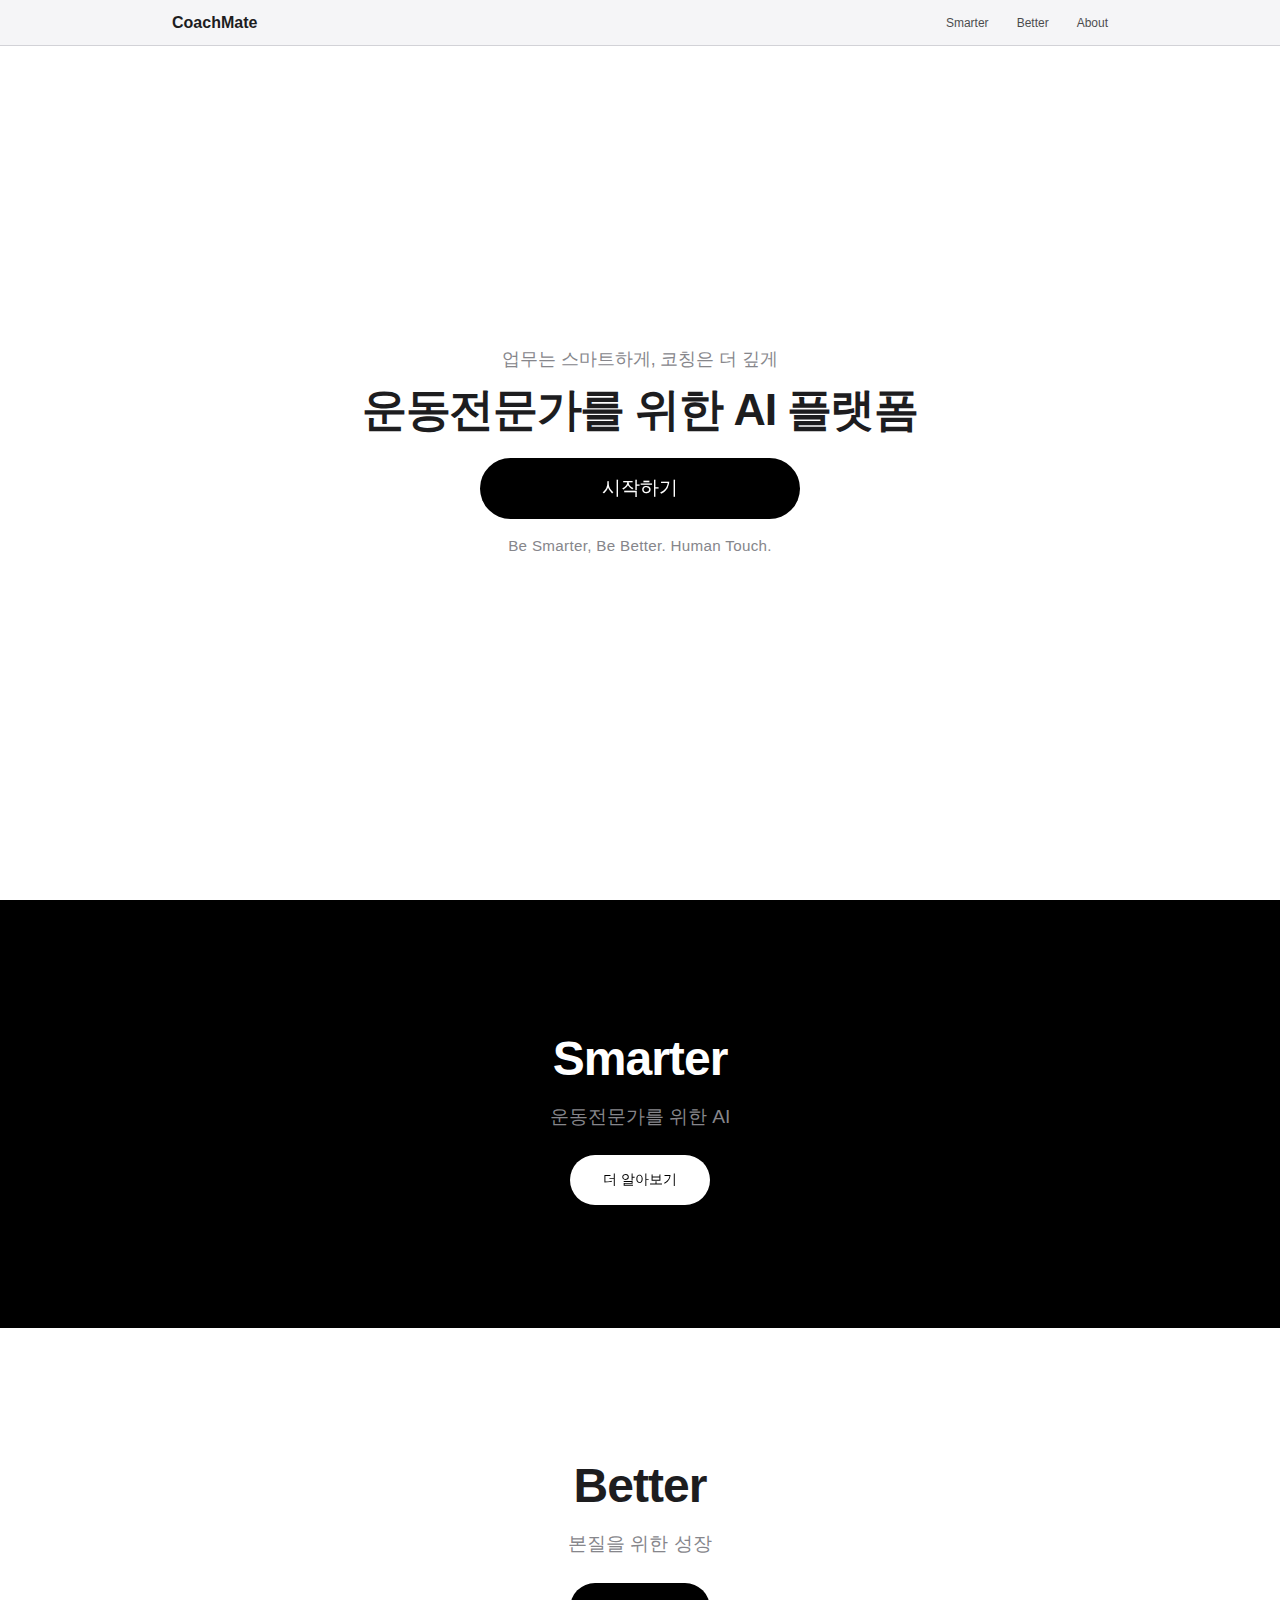
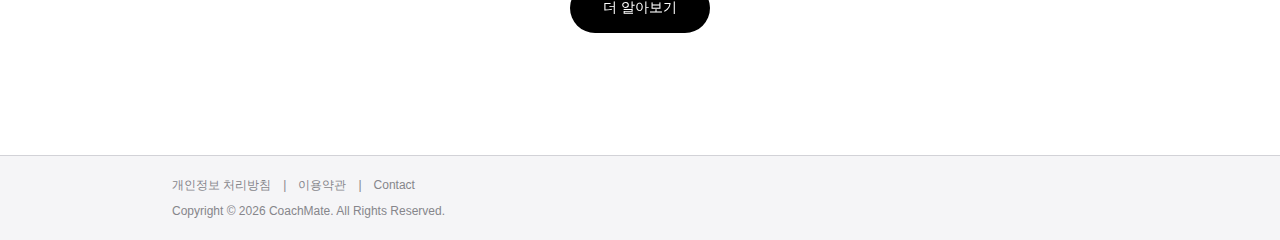
<file: index.html>
<!DOCTYPE html>
<html lang="ko">
<head>
    <meta charset="UTF-8">
    <meta name="viewport" content="width=device-width, initial-scale=1.0">
    <title>CoachMate - 운동전문가를 위한 스마트 파트너</title>
    <style>
        * {
            margin: 0;
            padding: 0;
            box-sizing: border-box;
        }
        html {
            scroll-behavior: smooth;
        }
        body {
            font-family: -apple-system, BlinkMacSystemFont, 'SF Pro Display', 'SF Pro Text', sans-serif;
            background: #ffffff;
            color: #1d1d1f;
            line-height: 1.5;
            -webkit-font-smoothing: antialiased;
        }

        /* Navigation */
        nav {
            background: #f5f5f7;
            position: fixed;
            top: 0;
            left: 0;
            right: 0;
            z-index: 100;
            border-bottom: 1px solid #d2d2d7;
        }
        .nav-content {
            max-width: 980px;
            margin: 0 auto;
            padding: 0 22px;
            display: flex;
            justify-content: space-between;
            align-items: center;
            height: 5vh;
        }
        .nav-logo {
            font-size: 1rem;
            font-weight: 600;
            color: #1d1d1f;
            text-decoration: none;
        }
        .nav-links {
            display: flex;
            gap: 28px;
        }
        .nav-links a {
            font-size: 0.75rem;
            color: #1d1d1f;
            text-decoration: none;
            opacity: 0.8;
            transition: opacity 0.2s;
        }
        .nav-links a:hover {
            opacity: 1;
        }

        /* Main Container */
        .main-container {
            min-height: 100vh;
            display: flex;
            flex-direction: column;
            justify-content: center;
            padding: 64px 22px 40px;
            max-width: 980px;
            margin: 0 auto;
        }

        /* Hero Section */
        .hero {
            text-align: center;
            margin-bottom: 20px;
            min-height: 400px;
            display: flex;
            flex-direction: column;
            justify-content: center;
            align-items: center;
        }
        .hero-sub {
            font-size: 1.1rem;
            color: #86868b;
            margin-bottom: 12px;
        }
        .hero h1 {
            font-size: 2.8rem;
            font-weight: 600;
            letter-spacing: -0.03em;
            line-height: 1.1;
            color: #1d1d1f;
            margin-bottom: 24px;
        }
        .hero-btn {
            display: inline-block;
            background: #000000;
            color: #ffffff;
            padding: 16px 32px;
            border-radius: 980px;
            font-size: 1.2rem;
            font-weight: 500;
            text-decoration: none;
            transition: transform 0.3s ease, background-color 0.3s ease;
            will-change: transform;
            width: 320px;
            text-align: center;
            margin-bottom: 16px;
        }
        .hero-btn:hover {
            background: #1d1d1f;
            transform: scale(1.02);
        }
        .hero-slogan {
            font-size: 0.95rem;
            color: #86868b;
            letter-spacing: 0.02em;
        }

        /* Section */
        .section {
            min-height: 47.5vh;
            display: flex;
            flex-direction: column;
            justify-content: center;
            align-items: center;
            text-align: center;
            padding: 80px 22px;
            text-decoration: none;
            scroll-margin-top: 5vh;
        }
        .section-black {
            background: #000000;
        }
        .section-black h2 {
            color: #ffffff;
        }
        .section-black h3 {
            color: #86868b;
        }
        .section-black .section-btn {
            background: #ffffff;
            color: #000000;
        }
        .section-black .section-btn:hover {
            background: rgba(255, 255, 255, 0.9);
        }
        .section-gray {
            background: #ffffff;
        }
        .section-gray h2 {
            color: #1d1d1f;
        }
        .section-gray h3 {
            color: #86868b;
        }
        .section-gray .section-btn {
            background: #000000;
            color: #ffffff;
        }
        .section-gray .section-btn:hover {
            background: #1d1d1f;
        }
        .section h2 {
            font-size: 3rem;
            font-weight: 600;
            letter-spacing: -0.02em;
            margin-bottom: 8px;
        }
        .section h3 {
            font-size: 1.2rem;
            font-weight: 400;
            margin-bottom: 24px;
        }
        .section-btn {
            display: inline-block;
            padding: 14px 28px;
            border-radius: 980px;
            font-size: 0.9rem;
            font-weight: 500;
            transition: transform 0.3s ease, background-color 0.3s ease;
            will-change: transform;
            width: 140px;
            text-align: center;
        }
        .section-btn:hover {
            transform: scale(1.02);
        }

        /* Footer */
        footer {
            padding: 20px 0;
            background: #f5f5f7;
            border-top: 1px solid #d2d2d7;
        }
        .footer-content {
            max-width: 980px;
            margin: 0 auto;
            padding: 0 22px;
            font-size: 0.75rem;
            color: #86868b;
        }
        .footer-links {
            display: flex;
            gap: 12px;
            flex-wrap: wrap;
            margin-bottom: 8px;
        }
        .footer-links a {
            color: #86868b;
            text-decoration: none;
            transition: color 0.2s;
        }
        .footer-links a:hover {
            color: #1d1d1f;
        }

        /* Responsive */
        @media (max-width: 768px) {
            .hero {
                min-height: 300px;
            }
            .hero h1 {
                font-size: 1.8rem;
            }
            .hero-sub {
                font-size: 0.95rem;
            }
            .section {
                min-height: 47.5vh;
                padding: 60px 22px;
            }
            .section h2 {
                font-size: 2.2rem;
            }
            .section h3 {
                font-size: 1rem;
            }
        }
    </style>
</head>
<body>
    <nav>
        <div class="nav-content">
            <a href="index.html" class="nav-logo">CoachMate</a>
            <div class="nav-links">
                <a href="smarter.html">Smarter</a>
                <a href="better.html">Better</a>
                <a href="about.html">About</a>
            </div>
        </div>
    </nav>

    <div class="main-container">
        <!-- Hero -->
        <section class="hero">
            <p class="hero-sub">업무는 스마트하게, 코칭은 더 깊게</p>
            <h1>운동전문가를 위한 AI 플랫폼</h1>
            <a href="#tasks" class="hero-btn">시작하기</a>
            <p class="hero-slogan">Be Smarter, Be Better. Human Touch.</p>
        </section>
    </div>

    <!-- Smarter -->
    <a id="tasks" href="smarter.html" class="section section-black">
        <h2>Smarter</h2>
        <h3>운동전문가를 위한 AI</h3>
        <span class="section-btn">더 알아보기</span>
    </a>

    <!-- Better -->
    <a href="better.html" class="section section-gray">
        <h2>Better</h2>
        <h3>본질을 위한 성장</h3>
        <span class="section-btn">더 알아보기</span>
    </a>

    <footer>
        <div class="footer-content">
            <div class="footer-links">
                <a href="#">개인정보 처리방침</a>
                <span>|</span>
                <a href="#">이용약관</a>
                <span>|</span>
                <a href="#">Contact</a>
            </div>
            <p>Copyright © 2026 CoachMate. All Rights Reserved.</p>
        </div>
    </footer>
</body>
</html>
</file>
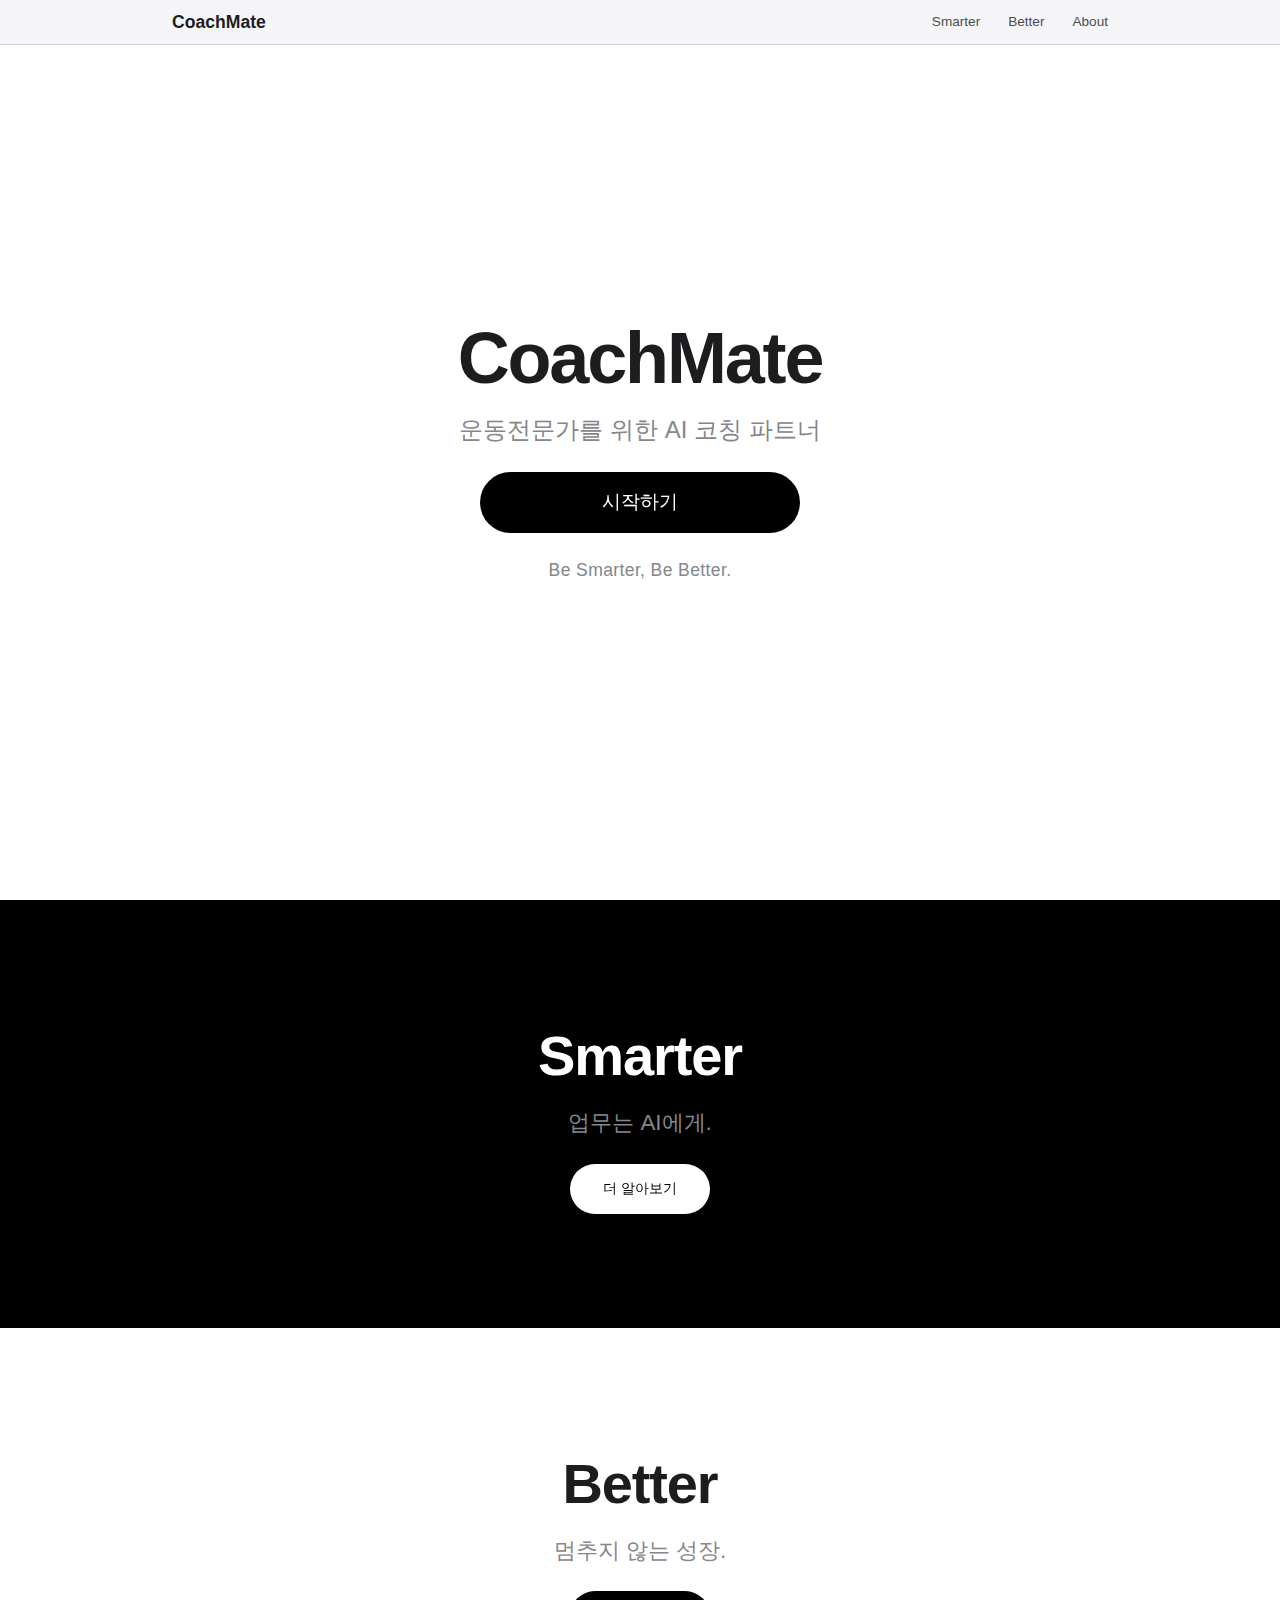
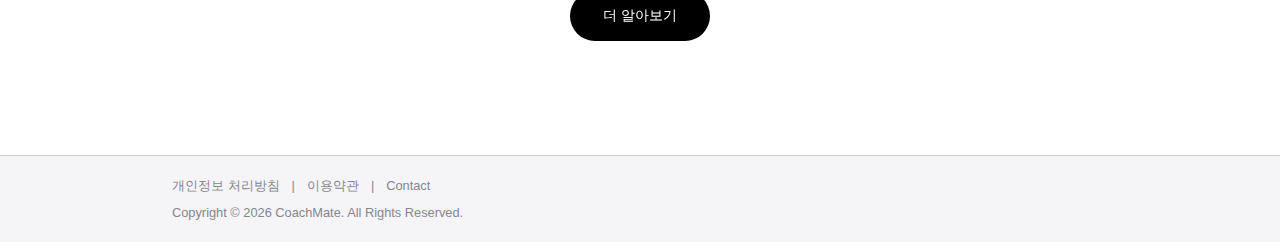
<file: frontend/index.html>
<!DOCTYPE html>
<html lang="ko">
<head>
    <meta charset="UTF-8">
    <meta name="viewport" content="width=device-width, initial-scale=1.0">
    <title>CoachMate - 운동전문가를 위한 AI 코칭 파트너</title>
    <link rel="stylesheet" href="css/style.css">
</head>
<body>
    <nav class="nav-fixed">
        <div class="nav-content">
            <a href="index.html" class="nav-logo">CoachMate</a>
            <div class="nav-links">
                <a href="smarter.html">Smarter</a>
                <a href="better.html">Better</a>
                <a href="about.html">About</a>
            </div>
        </div>
    </nav>

    <div class="main-container">
        <!-- Hero -->
        <section class="hero">
            <h1>CoachMate</h1>
            <h2>운동전문가를 위한 AI 코칭 파트너</h2>
            <a href="#tasks" class="hero-btn">시작하기</a>
            <p class="hero-slogan">Be Smarter, Be Better.</p>
        </section>
    </div>

    <!-- Smarter -->
    <a id="tasks" href="smarter.html" class="section section-black">
        <h2>Smarter</h2>
        <h3>업무는 AI에게.</h3>
        <span class="section-btn">더 알아보기</span>
    </a>

    <!-- Better -->
    <a href="better.html" class="section section-gray">
        <h2>Better</h2>
        <h3>멈추지 않는 성장.</h3>
        <span class="section-btn">더 알아보기</span>
    </a>

    <footer>
        <div class="footer-content">
            <div class="footer-links">
                <a href="#">개인정보 처리방침</a>
                <span>|</span>
                <a href="#">이용약관</a>
                <span>|</span>
                <a href="#">Contact</a>
            </div>
            <p>Copyright © 2026 CoachMate. All Rights Reserved.</p>
        </div>
    </footer>
</body>
</html>
</file>
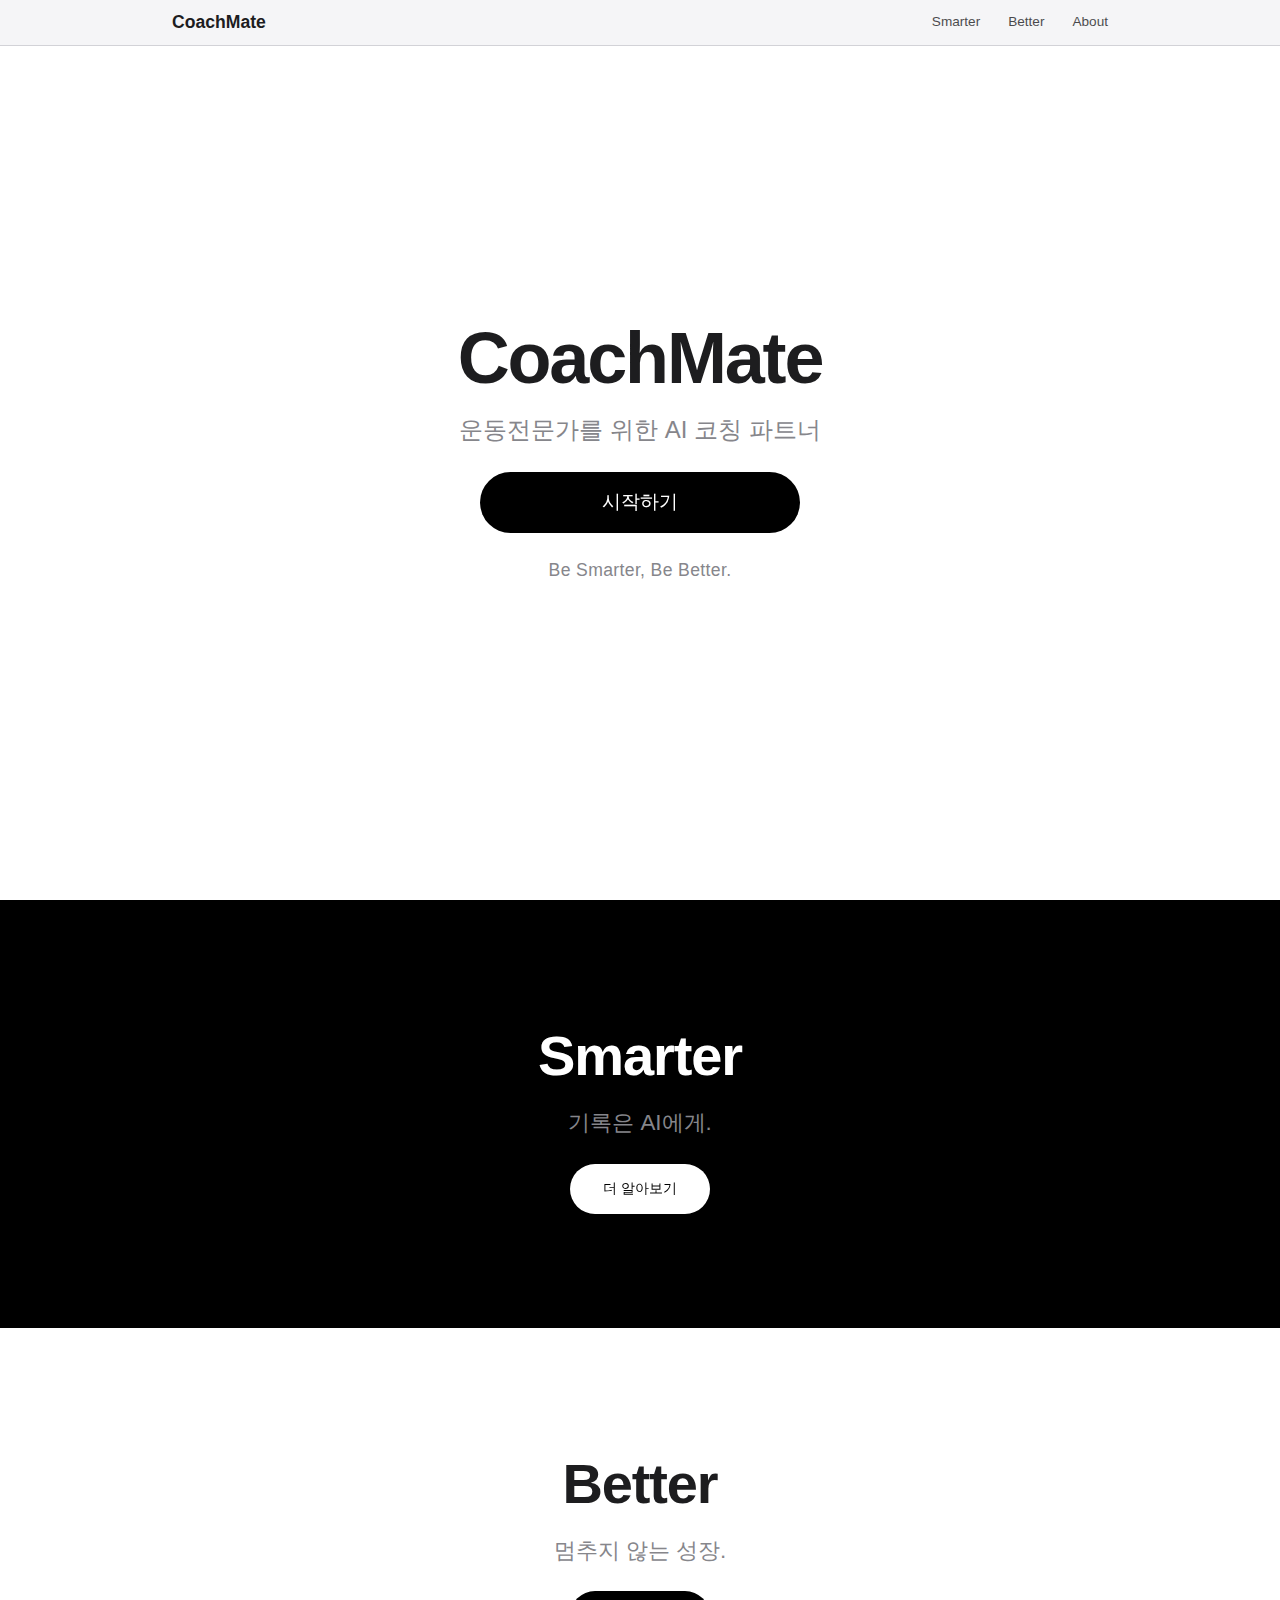
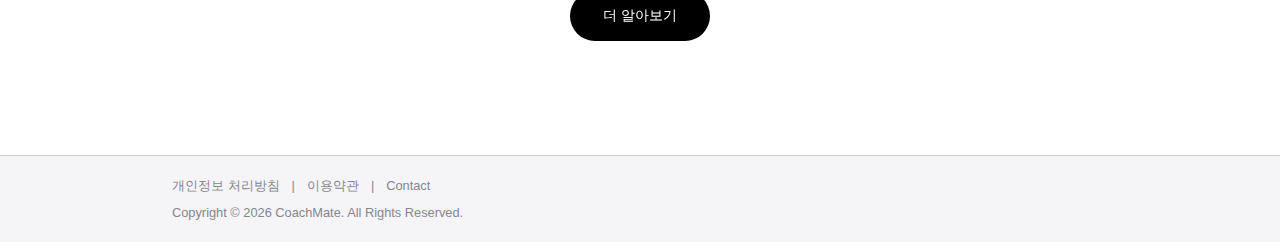
<file: src/index.html>
<!DOCTYPE html>
<html lang="ko">
<head>
    <meta charset="UTF-8">
    <meta name="viewport" content="width=device-width, initial-scale=1.0">
    <title>CoachMate - 운동전문가를 위한 AI 코칭 파트너</title>
    <style>
        * {
            margin: 0;
            padding: 0;
            box-sizing: border-box;
        }
        html {
            scroll-behavior: smooth;
        }
        body {
            font-family: -apple-system, BlinkMacSystemFont, 'SF Pro Display', 'SF Pro Text', sans-serif;
            background: #ffffff;
            color: #1d1d1f;
            line-height: 1.5;
            -webkit-font-smoothing: antialiased;
        }

        /* Navigation */
        nav {
            background: #f5f5f7;
            position: fixed;
            top: 0;
            left: 0;
            right: 0;
            z-index: 100;
            border-bottom: 1px solid #d2d2d7;
        }
        .nav-content {
            max-width: 980px;
            margin: 0 auto;
            padding: 0 22px;
            display: flex;
            justify-content: space-between;
            align-items: center;
            height: 5vh;
        }
        .nav-logo {
            font-size: 1.1rem;
            font-weight: 600;
            color: #1d1d1f;
            text-decoration: none;
        }
        .nav-links {
            display: flex;
            gap: 28px;
        }
        .nav-links a {
            font-size: 0.85rem;
            color: #1d1d1f;
            text-decoration: none;
            opacity: 0.8;
            transition: opacity 0.2s;
        }
        .nav-links a:hover {
            opacity: 1;
        }

        /* Main Container */
        .main-container {
            min-height: 100vh;
            display: flex;
            flex-direction: column;
            justify-content: center;
            padding: 64px 22px 40px;
            max-width: 980px;
            margin: 0 auto;
        }

        /* Hero Section */
        .hero {
            text-align: center;
            margin-bottom: 20px;
            min-height: 400px;
            display: flex;
            flex-direction: column;
            justify-content: center;
            align-items: center;
        }
        .hero h1 {
            font-size: clamp(2.5rem, 6vw, 4.5rem);
            font-weight: 600;
            letter-spacing: -0.03em;
            line-height: 1.05;
            color: #1d1d1f;
            margin-bottom: 16px;
        }
        .hero h2 {
            font-size: clamp(1.1rem, 2vw, 1.5rem);
            font-weight: 400;
            color: #86868b;
            margin-bottom: 24px;
        }
        .hero-btn {
            display: inline-block;
            background: #000000;
            color: #ffffff;
            padding: 16px 32px;
            border-radius: 980px;
            font-size: 1.2rem;
            font-weight: 500;
            text-decoration: none;
            transition: transform 0.3s ease, background-color 0.3s ease;
            will-change: transform;
            width: 320px;
            text-align: center;
            margin-bottom: 24px;
        }
        .hero-btn:hover {
            background: #1d1d1f;
            transform: scale(1.02);
        }
        .hero-slogan {
            font-size: clamp(0.9rem, 1.5vw, 1.1rem);
            color: #86868b;
            letter-spacing: 0.02em;
        }

        /* Section */
        .section {
            min-height: 47.5vh;
            display: flex;
            flex-direction: column;
            justify-content: center;
            align-items: center;
            text-align: center;
            padding: clamp(60px, 8vw, 80px) 22px;
            text-decoration: none;
            scroll-margin-top: 5vh;
        }
        .section-black {
            background: #000000;
        }
        .section-black h2 {
            color: #ffffff;
        }
        .section-black h3 {
            color: #86868b;
        }
        .section-black .section-btn {
            background: #ffffff;
            color: #000000;
        }
        .section-black .section-btn:hover {
            background: rgba(255, 255, 255, 0.9);
        }
        .section-gray {
            background: #ffffff;
        }
        .section-gray h2 {
            color: #1d1d1f;
        }
        .section-gray h3 {
            color: #86868b;
        }
        .section-gray .section-btn {
            background: #000000;
            color: #ffffff;
        }
        .section-gray .section-btn:hover {
            background: #1d1d1f;
        }
        .section h2 {
            font-size: clamp(2.2rem, 5vw, 3.5rem);
            font-weight: 600;
            letter-spacing: -0.02em;
            margin-bottom: 8px;
        }
        .section h3 {
            font-size: clamp(1rem, 1.8vw, 1.4rem);
            font-weight: 400;
            margin-bottom: 24px;
        }
        .section-btn {
            display: inline-block;
            padding: 14px 28px;
            border-radius: 980px;
            font-size: 0.9rem;
            font-weight: 500;
            transition: transform 0.3s ease, background-color 0.3s ease;
            will-change: transform;
            width: 140px;
            text-align: center;
        }
        .section-btn:hover {
            transform: scale(1.02);
        }

        /* Footer */
        footer {
            padding: 20px 0;
            background: #f5f5f7;
            border-top: 1px solid #d2d2d7;
        }
        .footer-content {
            max-width: 980px;
            margin: 0 auto;
            padding: 0 22px;
            font-size: 0.8rem;
            color: #86868b;
        }
        .footer-links {
            display: flex;
            gap: 12px;
            flex-wrap: wrap;
            margin-bottom: 8px;
        }
        .footer-links a {
            color: #86868b;
            text-decoration: none;
            transition: color 0.2s;
        }
        .footer-links a:hover {
            color: #1d1d1f;
        }

        /* Responsive - layout only */
        @media (max-width: 768px) {
            .hero {
                min-height: 300px;
            }
        }
    </style>
</head>
<body>
    <nav>
        <div class="nav-content">
            <a href="index.html" class="nav-logo">CoachMate</a>
            <div class="nav-links">
                <a href="smarter.html">Smarter</a>
                <a href="better.html">Better</a>
                <a href="about.html">About</a>
            </div>
        </div>
    </nav>

    <div class="main-container">
        <!-- Hero -->
        <section class="hero">
            <h1>CoachMate</h1>
            <h2>운동전문가를 위한 AI 코칭 파트너</h2>
            <a href="#tasks" class="hero-btn">시작하기</a>
            <p class="hero-slogan">Be Smarter, Be Better.</p>
        </section>
    </div>

    <!-- Smarter -->
    <a id="tasks" href="smarter.html" class="section section-black">
        <h2>Smarter</h2>
        <h3>기록은 AI에게.</h3>
        <span class="section-btn">더 알아보기</span>
    </a>

    <!-- Better -->
    <a href="better.html" class="section section-gray">
        <h2>Better</h2>
        <h3>멈추지 않는 성장.</h3>
        <span class="section-btn">더 알아보기</span>
    </a>

    <footer>
        <div class="footer-content">
            <div class="footer-links">
                <a href="#">개인정보 처리방침</a>
                <span>|</span>
                <a href="#">이용약관</a>
                <span>|</span>
                <a href="#">Contact</a>
            </div>
            <p>Copyright © 2026 CoachMate. All Rights Reserved.</p>
        </div>
    </footer>
</body>
</html>
</file>
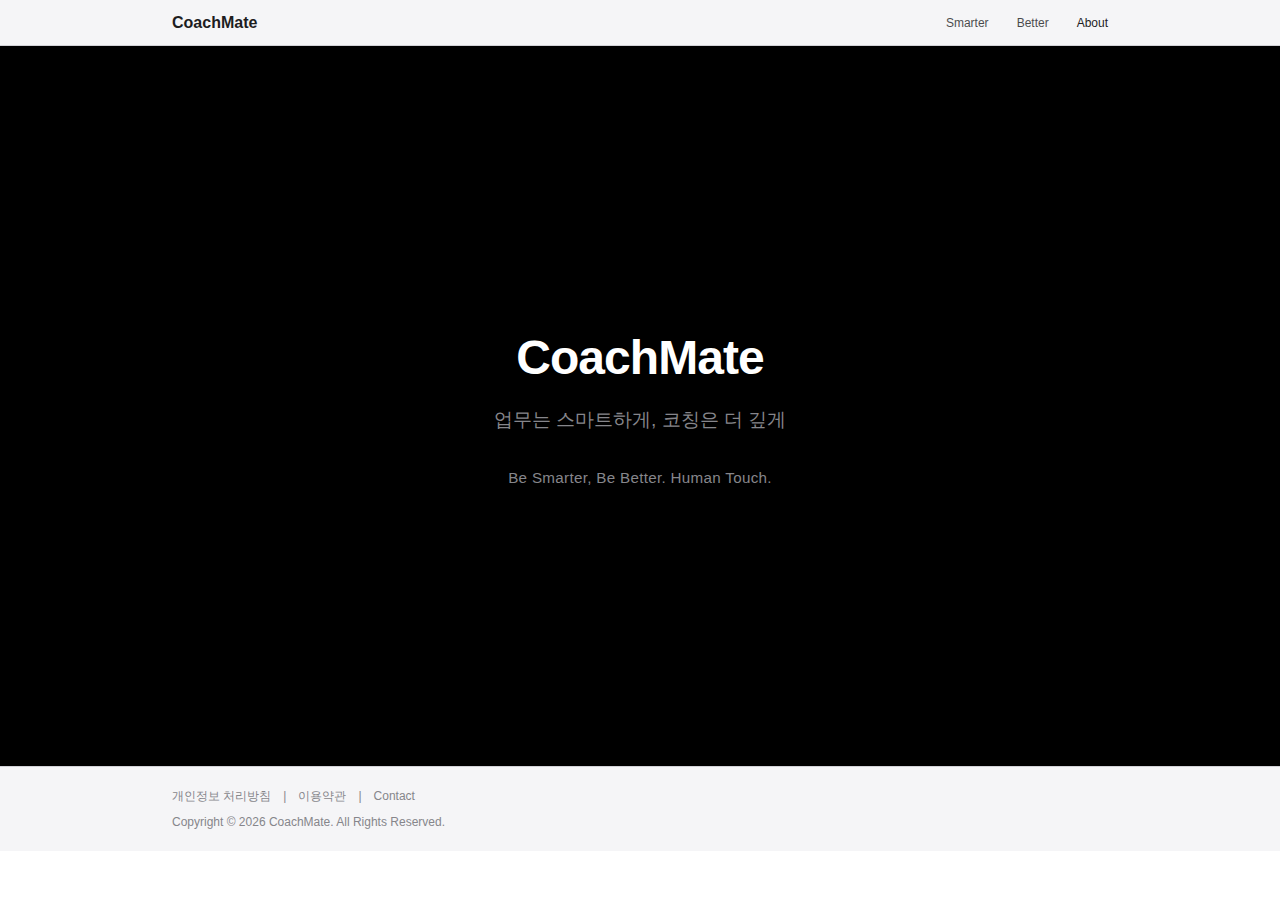
<file: about.html>
<!DOCTYPE html>
<html lang="ko">
<head>
    <meta charset="UTF-8">
    <meta name="viewport" content="width=device-width, initial-scale=1.0">
    <title>About - CoachMate</title>
    <style>
        * {
            margin: 0;
            padding: 0;
            box-sizing: border-box;
        }
        body {
            font-family: -apple-system, BlinkMacSystemFont, 'SF Pro Display', 'SF Pro Text', sans-serif;
            background: #ffffff;
            color: #1d1d1f;
            line-height: 1.5;
        }
        .container {
            max-width: 980px;
            margin: 0 auto;
            padding: 0 22px;
        }

        /* Navigation */
        nav {
            background: #f5f5f7;
            position: sticky;
            top: 0;
            z-index: 100;
            border-bottom: 1px solid #d2d2d7;
        }
        .nav-content {
            display: flex;
            justify-content: space-between;
            align-items: center;
            height: 5vh;
        }
        .nav-logo {
            font-size: 1rem;
            font-weight: 600;
            color: #1d1d1f;
            text-decoration: none;
        }
        .nav-links {
            display: flex;
            gap: 28px;
        }
        .nav-links a {
            font-size: 0.75rem;
            color: #1d1d1f;
            text-decoration: none;
            opacity: 0.8;
            transition: opacity 0.2s;
        }
        .nav-links a:hover,
        .nav-links a.active {
            opacity: 1;
        }

        /* Hero */
        .about-hero {
            display: flex;
            flex-direction: column;
            justify-content: center;
            align-items: center;
            text-align: center;
            min-height: 80vh;
            background: #000000;
            color: #ffffff;
        }
        .about-hero h1 {
            font-size: 3rem;
            font-weight: 600;
            letter-spacing: -0.02em;
            margin-bottom: 12px;
        }
        .about-hero p {
            font-size: 1.2rem;
            color: #86868b;
            margin-bottom: 32px;
        }
        .about-hero .slogan {
            font-size: 0.95rem;
            color: #86868b;
            letter-spacing: 0.02em;
        }

        /* Footer */
        footer {
            padding: 20px 0;
            background: #f5f5f7;
            border-top: 1px solid #d2d2d7;
        }
        .footer-content {
            font-size: 0.75rem;
            color: #86868b;
        }
        .footer-links {
            display: flex;
            gap: 12px;
            flex-wrap: wrap;
            margin-bottom: 8px;
        }
        .footer-links a {
            color: #86868b;
            text-decoration: none;
            transition: color 0.2s;
        }
        .footer-links a:hover {
            color: #1d1d1f;
        }
    </style>
</head>
<body>
    <nav>
        <div class="container nav-content">
            <a href="index.html" class="nav-logo">CoachMate</a>
            <div class="nav-links">
                <a href="smarter.html">Smarter</a>
                <a href="better.html">Better</a>
                <a href="about.html" class="active">About</a>
            </div>
        </div>
    </nav>

    <section class="about-hero">
        <h1>CoachMate</h1>
        <p>업무는 스마트하게, 코칭은 더 깊게</p>
        <span class="slogan">Be Smarter, Be Better. Human Touch.</span>
    </section>

    <footer>
        <div class="container">
            <div class="footer-content">
                <div class="footer-links">
                    <a href="#">개인정보 처리방침</a>
                    <span>|</span>
                    <a href="#">이용약관</a>
                    <span>|</span>
                    <a href="#">Contact</a>
                </div>
                <p>Copyright © 2026 CoachMate. All Rights Reserved.</p>
            </div>
        </div>
    </footer>
</body>
</html>
</file>
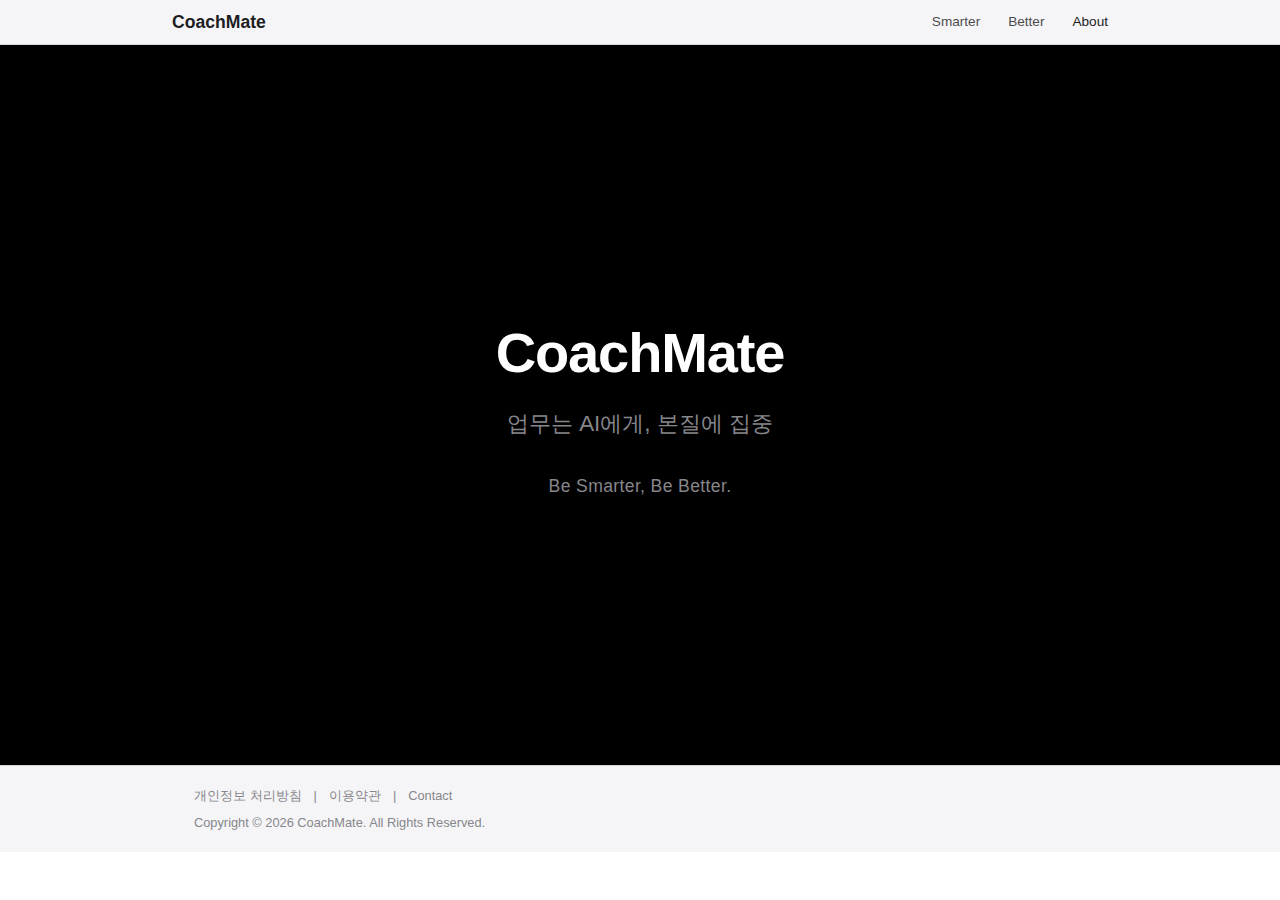
<file: frontend/about.html>
<!DOCTYPE html>
<html lang="ko">
<head>
    <meta charset="UTF-8">
    <meta name="viewport" content="width=device-width, initial-scale=1.0">
    <title>About - CoachMate</title>
    <link rel="stylesheet" href="css/style.css">
</head>
<body>
    <nav>
        <div class="container nav-content">
            <a href="index.html" class="nav-logo">CoachMate</a>
            <div class="nav-links">
                <a href="smarter.html">Smarter</a>
                <a href="better.html">Better</a>
                <a href="about.html" class="active">About</a>
            </div>
        </div>
    </nav>

    <section class="about-hero">
        <h1>CoachMate</h1>
        <p>업무는 AI에게, 본질에 집중</p>
        <span class="slogan">Be Smarter, Be Better.</span>
    </section>

    <footer>
        <div class="container">
            <div class="footer-content">
                <div class="footer-links">
                    <a href="#">개인정보 처리방침</a>
                    <span>|</span>
                    <a href="#">이용약관</a>
                    <span>|</span>
                    <a href="#">Contact</a>
                </div>
                <p>Copyright © 2026 CoachMate. All Rights Reserved.</p>
            </div>
        </div>
    </footer>
</body>
</html>
</file>
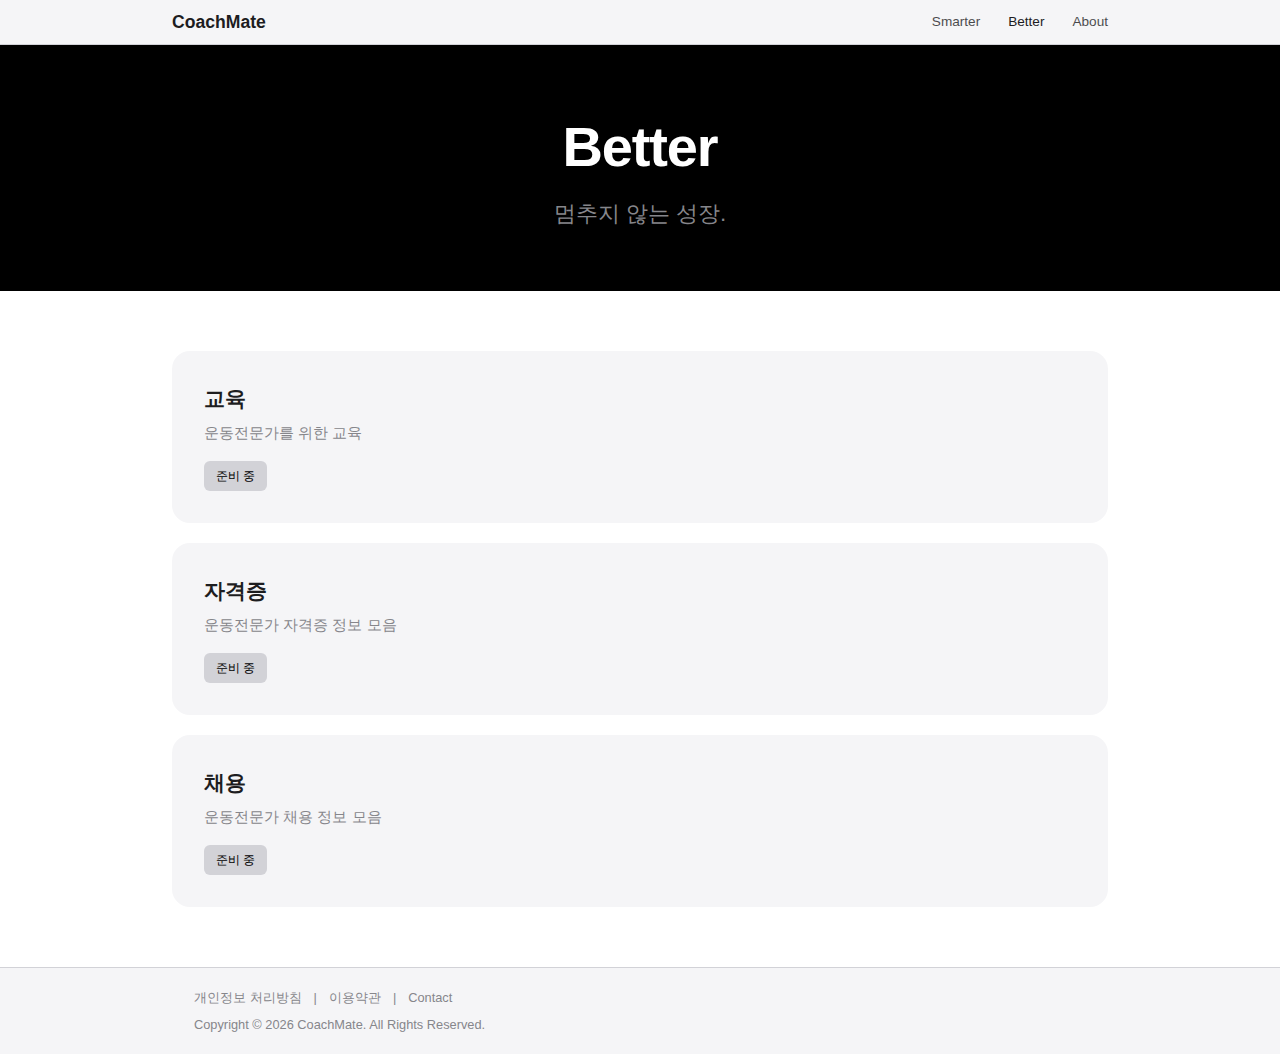
<file: frontend/better.html>
<!DOCTYPE html>
<html lang="ko">
<head>
    <meta charset="UTF-8">
    <meta name="viewport" content="width=device-width, initial-scale=1.0">
    <title>Better - CoachMate</title>
    <link rel="stylesheet" href="css/style.css">
</head>
<body>
    <nav>
        <div class="container nav-content">
            <a href="index.html" class="nav-logo">CoachMate</a>
            <div class="nav-links">
                <a href="smarter.html">Smarter</a>
                <a href="better.html" class="active">Better</a>
                <a href="about.html">About</a>
            </div>
        </div>
    </nav>

    <section class="page-header">
        <div class="container">
            <h1>Better</h1>
            <p>멈추지 않는 성장.</p>
        </div>
    </section>

    <section class="tools-section">
        <div class="container">
            <div class="tools-grid">
                <div class="tool-card" style="cursor: default;">
                    <h2>교육</h2>
                    <p>운동전문가를 위한 교육</p>
                    <span class="tool-tag coming-soon">준비 중</span>
                </div>
                <div class="tool-card" style="cursor: default;">
                    <h2>자격증</h2>
                    <p>운동전문가 자격증 정보 모음</p>
                    <span class="tool-tag coming-soon">준비 중</span>
                </div>
                <div class="tool-card" style="cursor: default;">
                    <h2>채용</h2>
                    <p>운동전문가 채용 정보 모음</p>
                    <span class="tool-tag coming-soon">준비 중</span>
                </div>
            </div>
        </div>
    </section>

    <footer>
        <div class="container">
            <div class="footer-content">
                <div class="footer-links">
                    <a href="#">개인정보 처리방침</a>
                    <span>|</span>
                    <a href="#">이용약관</a>
                    <span>|</span>
                    <a href="#">Contact</a>
                </div>
                <p>Copyright © 2026 CoachMate. All Rights Reserved.</p>
            </div>
        </div>
    </footer>
</body>
</html>
</file>
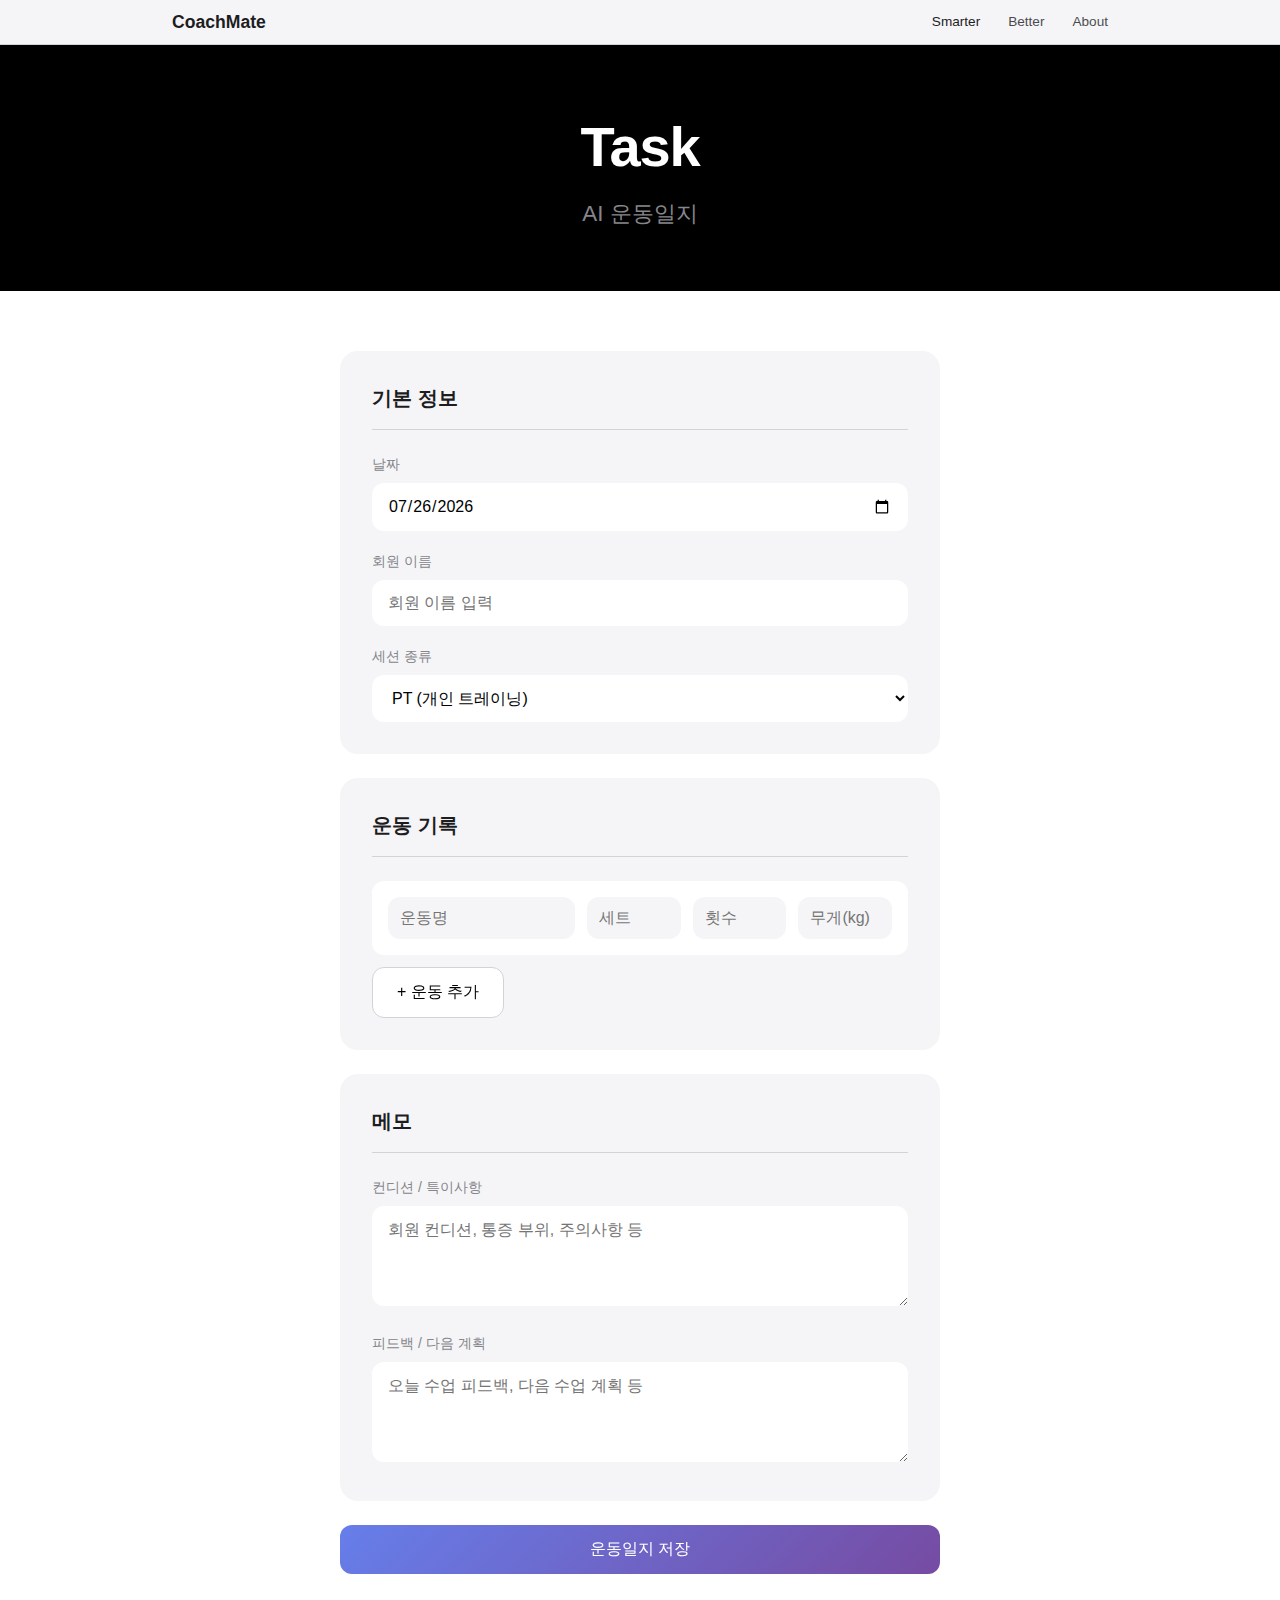
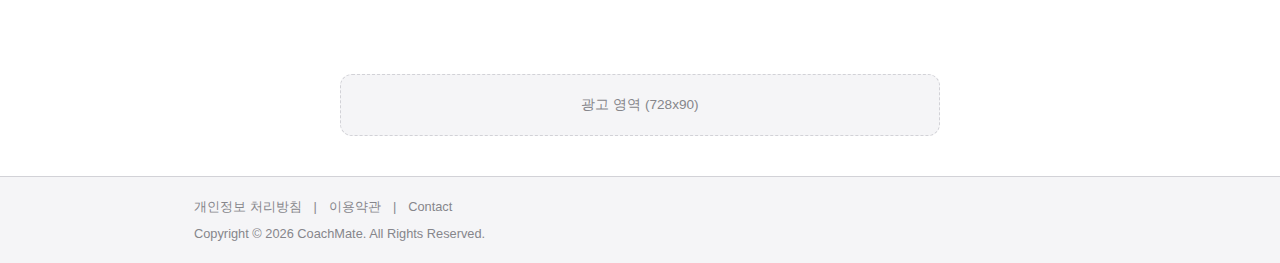
<file: frontend/coaching-log.html>
<!DOCTYPE html>
<html lang="ko">
<head>
    <meta charset="UTF-8">
    <meta name="viewport" content="width=device-width, initial-scale=1.0">
    <title>운동일지 AI - CoachMate</title>
    <link rel="stylesheet" href="css/style.css">
</head>
<body>
    <nav>
        <div class="container nav-content">
            <a href="index.html" class="nav-logo">CoachMate</a>
            <div class="nav-links">
                <a href="smarter.html" class="active">Smarter</a>
                <a href="better.html">Better</a>
                <a href="about.html">About</a>
            </div>
        </div>
    </nav>

    <section class="page-header">
        <div class="container">
            <h1>Task</h1>
            <p>AI 운동일지</p>
        </div>
    </section>

    <section class="form-section">
        <div class="container">
            <div class="form-container">
                <!-- 기본 정보 -->
                <div class="card">
                    <h2>기본 정보</h2>
                    <div class="form-group">
                        <label>날짜</label>
                        <input type="date" id="date">
                    </div>
                    <div class="form-group">
                        <label>회원 이름</label>
                        <input type="text" id="memberName" placeholder="회원 이름 입력">
                    </div>
                    <div class="form-group">
                        <label>세션 종류</label>
                        <select id="sessionType">
                            <option value="pt">PT (개인 트레이닝)</option>
                            <option value="group">그룹 수업</option>
                            <option value="self">자가 운동</option>
                        </select>
                    </div>
                </div>

                <!-- 운동 기록 -->
                <div class="card">
                    <h2>운동 기록</h2>
                    <div class="exercise-list" id="exerciseList">
                        <div class="exercise-item">
                            <div class="exercise-row">
                                <input type="text" placeholder="운동명" class="ex-name">
                                <input type="number" placeholder="세트" class="ex-sets">
                                <input type="number" placeholder="횟수" class="ex-reps">
                                <input type="text" placeholder="무게(kg)" class="ex-weight">
                            </div>
                        </div>
                    </div>
                    <button class="btn btn-secondary" onclick="addExercise()">+ 운동 추가</button>
                </div>

                <!-- 메모 -->
                <div class="card">
                    <h2>메모</h2>
                    <div class="form-group">
                        <label>컨디션 / 특이사항</label>
                        <textarea id="condition" placeholder="회원 컨디션, 통증 부위, 주의사항 등"></textarea>
                    </div>
                    <div class="form-group">
                        <label>피드백 / 다음 계획</label>
                        <textarea id="feedback" placeholder="오늘 수업 피드백, 다음 수업 계획 등"></textarea>
                    </div>
                </div>

                <!-- 저장 버튼 -->
                <button class="btn btn-primary" onclick="saveLog()">운동일지 저장</button>

                <!-- 결과 표시 -->
                <div id="result">
                    <h3>저장 완료</h3>
                    <pre id="resultData"></pre>
                </div>
            </div>
        </div>
    </section>

    <!-- Ad Banner -->
    <div class="container">
        <div class="ad-banner">
            <p>광고 영역 (728x90)</p>
        </div>
    </div>

    <footer>
        <div class="container">
            <div class="footer-content">
                <div class="footer-links">
                    <a href="#">개인정보 처리방침</a>
                    <span>|</span>
                    <a href="#">이용약관</a>
                    <span>|</span>
                    <a href="#">Contact</a>
                </div>
                <p>Copyright © 2026 CoachMate. All Rights Reserved.</p>
            </div>
        </div>
    </footer>

    <script src="js/coaching-log.js"></script>
</body>
</html>
</file>
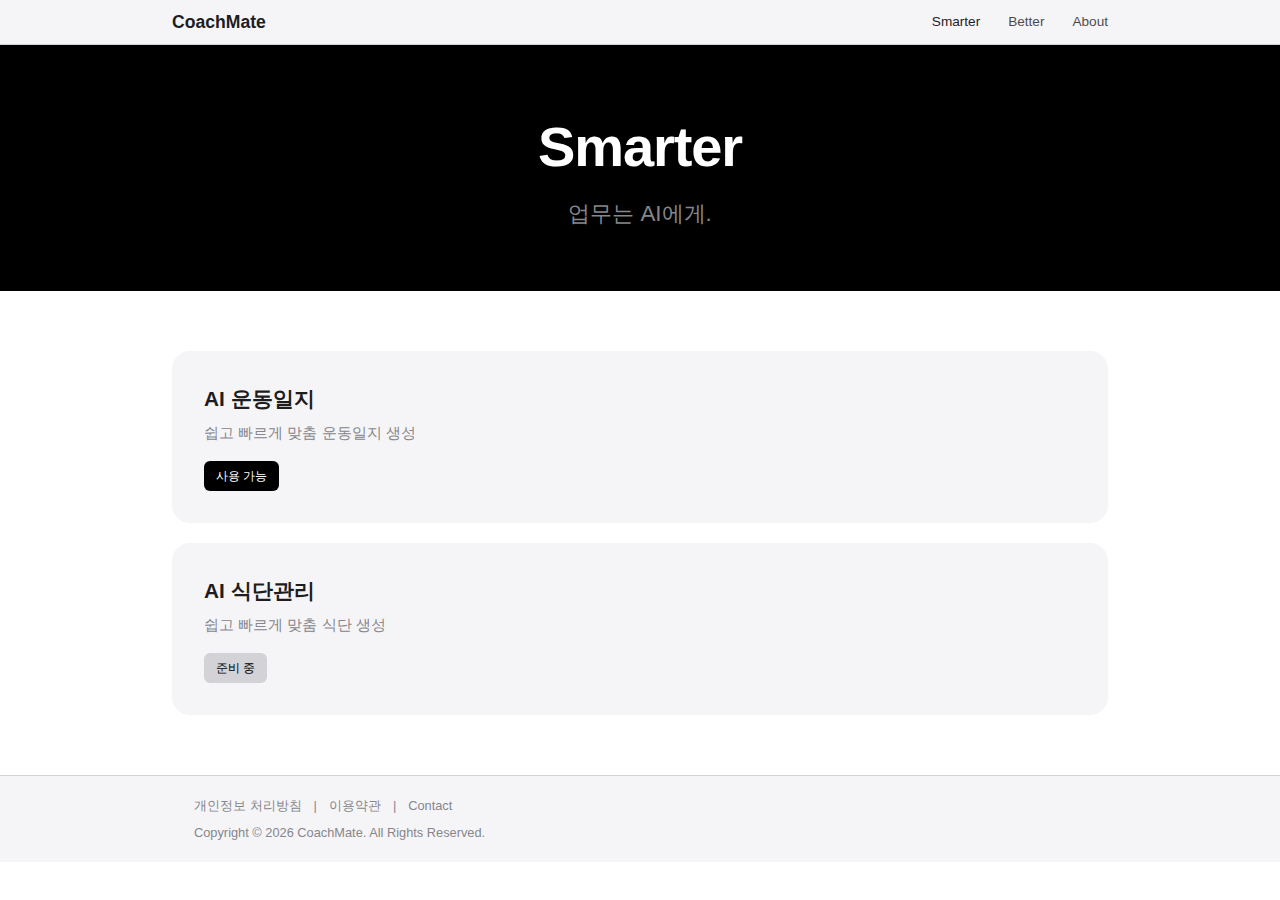
<file: frontend/smarter.html>
<!DOCTYPE html>
<html lang="ko">
<head>
    <meta charset="UTF-8">
    <meta name="viewport" content="width=device-width, initial-scale=1.0">
    <title>Smarter - CoachMate</title>
    <link rel="stylesheet" href="css/style.css">
</head>
<body>
    <nav>
        <div class="container nav-content">
            <a href="index.html" class="nav-logo">CoachMate</a>
            <div class="nav-links">
                <a href="smarter.html" class="active">Smarter</a>
                <a href="better.html">Better</a>
                <a href="about.html">About</a>
            </div>
        </div>
    </nav>

    <section class="page-header">
        <div class="container">
            <h1>Smarter</h1>
            <p>업무는 AI에게.</p>
        </div>
    </section>

    <section class="tools-section">
        <div class="container">
            <div class="tools-grid">
                <a href="coaching-log.html" class="tool-card">
                    <h2>AI 운동일지</h2>
                    <p>쉽고 빠르게 맞춤 운동일지 생성</p>
                    <span class="tool-tag">사용 가능</span>
                </a>
                <div class="tool-card" style="cursor: default;">
                    <h2>AI 식단관리</h2>
                    <p>쉽고 빠르게 맞춤 식단 생성</p>
                    <span class="tool-tag coming-soon">준비 중</span>
                </div>
            </div>
        </div>
    </section>

    <footer>
        <div class="container">
            <div class="footer-content">
                <div class="footer-links">
                    <a href="#">개인정보 처리방침</a>
                    <span>|</span>
                    <a href="#">이용약관</a>
                    <span>|</span>
                    <a href="#">Contact</a>
                </div>
                <p>Copyright © 2026 CoachMate. All Rights Reserved.</p>
            </div>
        </div>
    </footer>
</body>
</html>
</file>
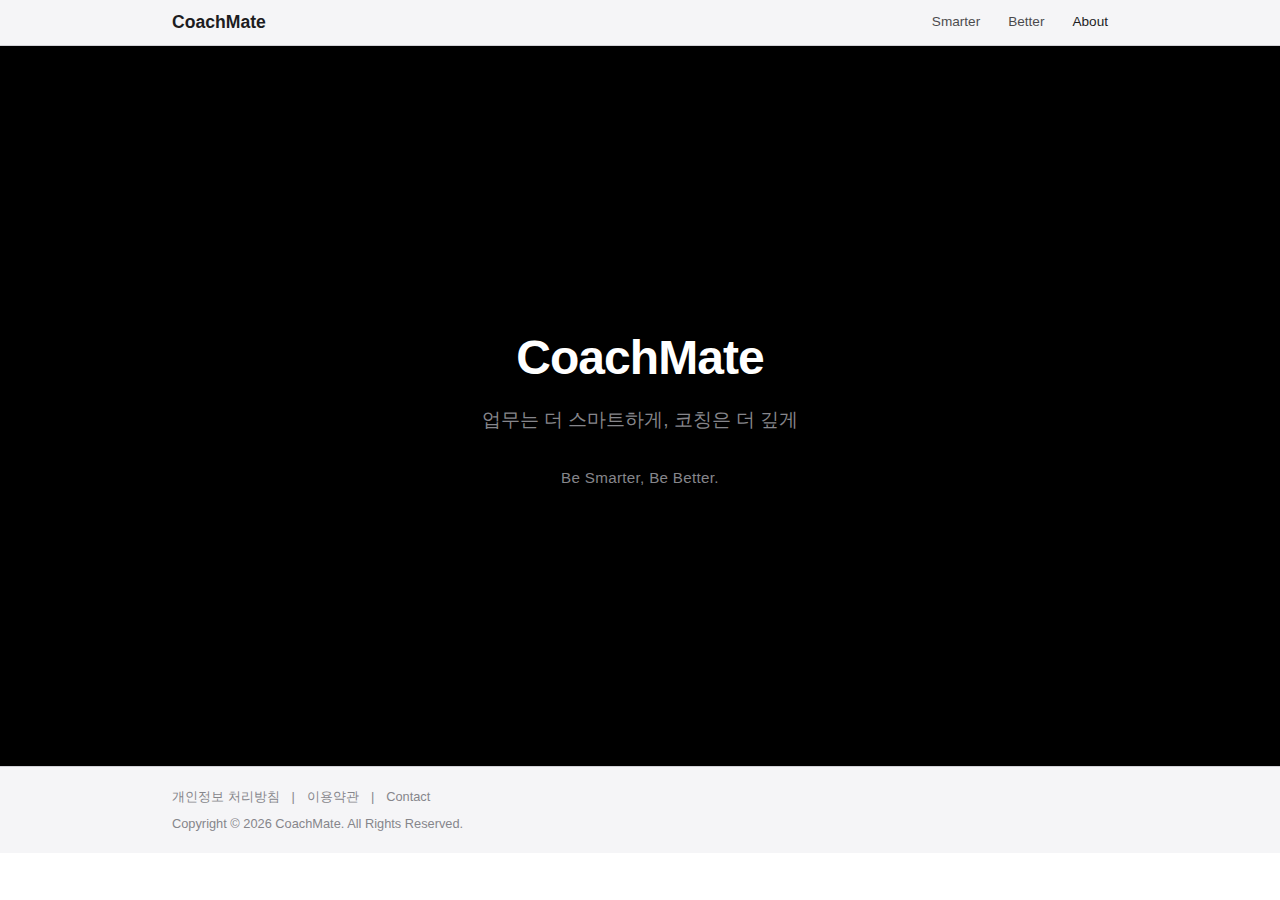
<file: src/about.html>
<!DOCTYPE html>
<html lang="ko">
<head>
    <meta charset="UTF-8">
    <meta name="viewport" content="width=device-width, initial-scale=1.0">
    <title>About - CoachMate</title>
    <style>
        * {
            margin: 0;
            padding: 0;
            box-sizing: border-box;
        }
        body {
            font-family: -apple-system, BlinkMacSystemFont, 'SF Pro Display', 'SF Pro Text', sans-serif;
            background: #ffffff;
            color: #1d1d1f;
            line-height: 1.5;
        }
        .container {
            max-width: 980px;
            margin: 0 auto;
            padding: 0 22px;
        }

        /* Navigation */
        nav {
            background: #f5f5f7;
            position: sticky;
            top: 0;
            z-index: 100;
            border-bottom: 1px solid #d2d2d7;
        }
        .nav-content {
            display: flex;
            justify-content: space-between;
            align-items: center;
            height: 5vh;
        }
        .nav-logo {
            font-size: 1.1rem;
            font-weight: 600;
            color: #1d1d1f;
            text-decoration: none;
        }
        .nav-links {
            display: flex;
            gap: 28px;
        }
        .nav-links a {
            font-size: 0.85rem;
            color: #1d1d1f;
            text-decoration: none;
            opacity: 0.8;
            transition: opacity 0.2s;
        }
        .nav-links a:hover,
        .nav-links a.active {
            opacity: 1;
        }

        /* Hero */
        .about-hero {
            display: flex;
            flex-direction: column;
            justify-content: center;
            align-items: center;
            text-align: center;
            min-height: 80vh;
            background: #000000;
            color: #ffffff;
        }
        .about-hero h1 {
            font-size: clamp(2.2rem, 5vw, 3rem);
            font-weight: 600;
            letter-spacing: -0.02em;
            margin-bottom: 12px;
        }
        .about-hero p {
            font-size: clamp(1rem, 1.8vw, 1.2rem);
            color: #86868b;
            margin-bottom: 32px;
        }
        .about-hero .slogan {
            font-size: clamp(0.85rem, 1.5vw, 0.95rem);
            color: #86868b;
            letter-spacing: 0.02em;
        }

        /* Footer */
        footer {
            padding: 20px 0;
            background: #f5f5f7;
            border-top: 1px solid #d2d2d7;
        }
        .footer-content {
            font-size: 0.8rem;
            color: #86868b;
        }
        .footer-links {
            display: flex;
            gap: 12px;
            flex-wrap: wrap;
            margin-bottom: 8px;
        }
        .footer-links a {
            color: #86868b;
            text-decoration: none;
            transition: color 0.2s;
        }
        .footer-links a:hover {
            color: #1d1d1f;
        }
    </style>
</head>
<body>
    <nav>
        <div class="container nav-content">
            <a href="index.html" class="nav-logo">CoachMate</a>
            <div class="nav-links">
                <a href="smarter.html">Smarter</a>
                <a href="better.html">Better</a>
                <a href="about.html" class="active">About</a>
            </div>
        </div>
    </nav>

    <section class="about-hero">
        <h1>CoachMate</h1>
        <p>업무는 더 스마트하게, 코칭은 더 깊게</p>
        <span class="slogan">Be Smarter, Be Better.</span>
    </section>

    <footer>
        <div class="container">
            <div class="footer-content">
                <div class="footer-links">
                    <a href="#">개인정보 처리방침</a>
                    <span>|</span>
                    <a href="#">이용약관</a>
                    <span>|</span>
                    <a href="#">Contact</a>
                </div>
                <p>Copyright © 2026 CoachMate. All Rights Reserved.</p>
            </div>
        </div>
    </footer>
</body>
</html>
</file>
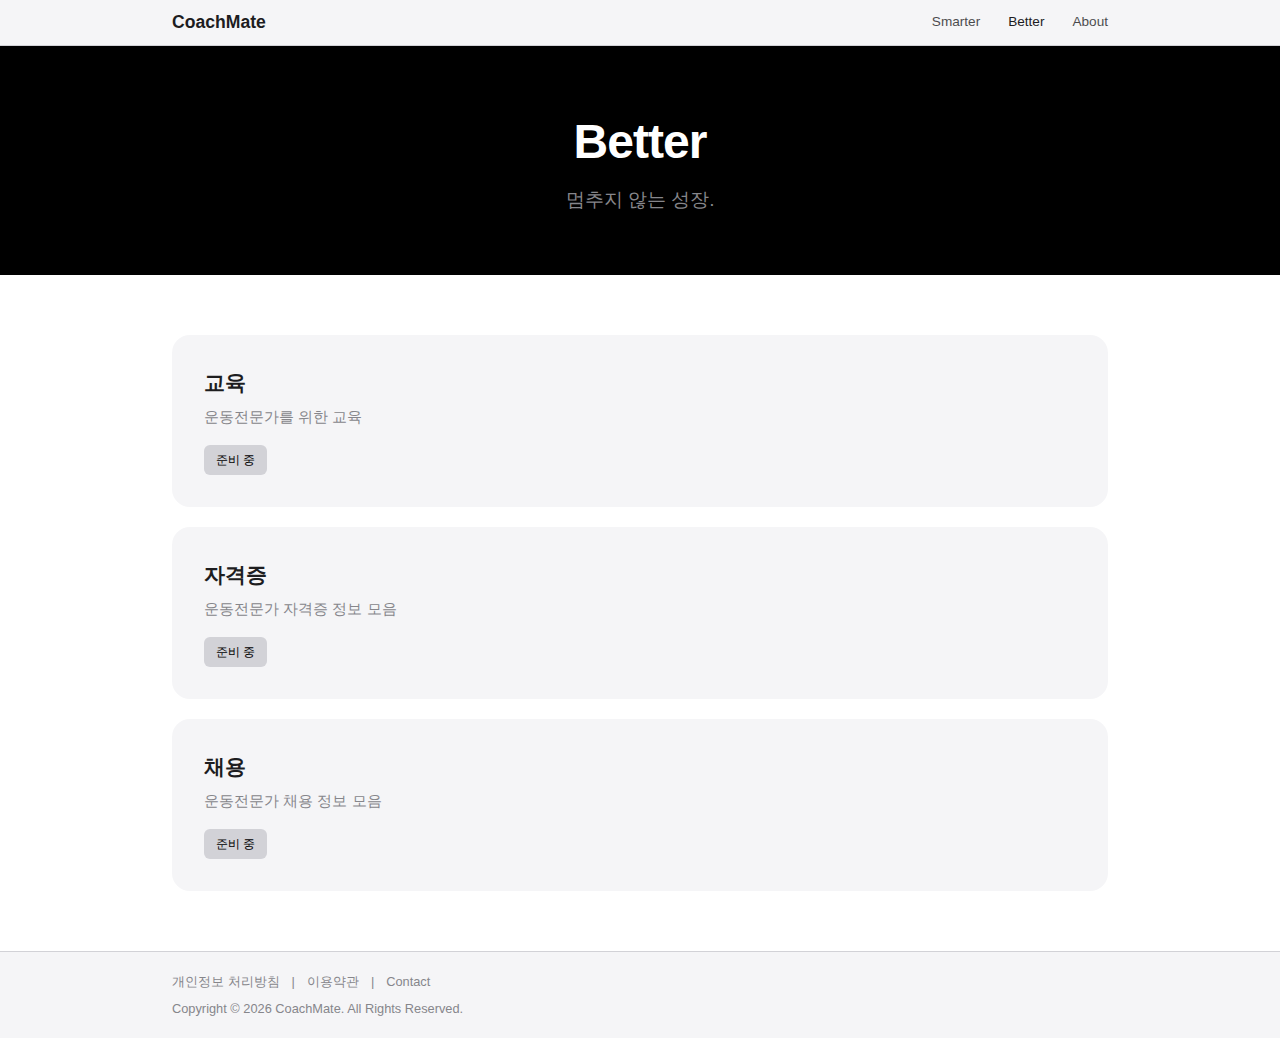
<file: src/better.html>
<!DOCTYPE html>
<html lang="ko">
<head>
    <meta charset="UTF-8">
    <meta name="viewport" content="width=device-width, initial-scale=1.0">
    <title>Better - CoachMate</title>
    <style>
        * {
            margin: 0;
            padding: 0;
            box-sizing: border-box;
        }
        body {
            font-family: -apple-system, BlinkMacSystemFont, 'SF Pro Display', 'SF Pro Text', sans-serif;
            background: #ffffff;
            color: #1d1d1f;
            line-height: 1.5;
        }
        .container {
            max-width: 980px;
            margin: 0 auto;
            padding: 0 22px;
        }

        /* Navigation */
        nav {
            background: #f5f5f7;
            position: sticky;
            top: 0;
            z-index: 100;
            border-bottom: 1px solid #d2d2d7;
        }
        .nav-content {
            display: flex;
            justify-content: space-between;
            align-items: center;
            height: 5vh;
        }
        .nav-logo {
            font-size: 1.1rem;
            font-weight: 600;
            color: #1d1d1f;
            text-decoration: none;
        }
        .nav-links {
            display: flex;
            gap: 28px;
        }
        .nav-links a {
            font-size: 0.85rem;
            color: #1d1d1f;
            text-decoration: none;
            opacity: 0.8;
            transition: opacity 0.2s;
        }
        .nav-links a:hover,
        .nav-links a.active {
            opacity: 1;
        }

        /* Page Header */
        .page-header {
            text-align: center;
            padding: 60px 0;
            background: #000000;
            color: #ffffff;
            display: flex;
            align-items: center;
            min-height: 200px;
        }
        .page-header .container {
            width: 100%;
        }
        .page-header h1 {
            font-size: clamp(2.2rem, 5vw, 3rem);
            font-weight: 600;
            letter-spacing: -0.02em;
            margin-bottom: 8px;
            color: #ffffff;
        }
        .page-header p {
            font-size: clamp(1rem, 1.8vw, 1.2rem);
            color: #86868b;
        }

        /* Tools Section */
        .tools-section {
            padding: 60px 0;
        }
        .tools-grid {
            display: grid;
            grid-template-columns: 1fr;
            gap: 20px;
        }
        .tool-card {
            background: #f5f5f7;
            border-radius: 18px;
            padding: 32px;
            text-decoration: none;
            color: inherit;
            transition: transform 0.3s ease, box-shadow 0.3s ease;
            display: block;
        }
        .tool-card:hover {
            transform: scale(1.02);
            box-shadow: 0 12px 40px rgba(0, 0, 0, 0.08);
        }
        .tool-card h2 {
            font-size: clamp(1.1rem, 2vw, 1.3rem);
            font-weight: 600;
            margin-bottom: 8px;
        }
        .tool-card p {
            font-size: clamp(0.85rem, 1.5vw, 0.95rem);
            color: #86868b;
            margin-bottom: 16px;
        }
        .tool-tag {
            display: inline-block;
            background: #000000;
            color: #ffffff;
            padding: 6px 12px;
            border-radius: 6px;
            font-size: 0.75rem;
            font-weight: 500;
        }
        .tool-tag.coming-soon {
            background: #d2d2d7;
            color: #000000;
        }

        /* Footer */
        footer {
            padding: 20px 0;
            background: #f5f5f7;
            border-top: 1px solid #d2d2d7;
        }
        .footer-content {
            font-size: 0.8rem;
            color: #86868b;
        }
        .footer-links {
            display: flex;
            gap: 12px;
            flex-wrap: wrap;
            margin-bottom: 8px;
        }
        .footer-links a {
            color: #86868b;
            text-decoration: none;
            transition: color 0.2s;
        }
        .footer-links a:hover {
            color: #1d1d1f;
        }
    </style>
</head>
<body>
    <nav>
        <div class="container nav-content">
            <a href="index.html" class="nav-logo">CoachMate</a>
            <div class="nav-links">
                <a href="smarter.html">Smarter</a>
                <a href="better.html" class="active">Better</a>
                <a href="about.html">About</a>
            </div>
        </div>
    </nav>

    <section class="page-header">
        <div class="container">
            <h1>Better</h1>
            <p>멈추지 않는 성장.</p>
        </div>
    </section>

    <section class="tools-section">
        <div class="container">
            <div class="tools-grid">
                <div class="tool-card" style="cursor: default;">
                    <h2>교육</h2>
                    <p>운동전문가를 위한 교육</p>
                    <span class="tool-tag coming-soon">준비 중</span>
                </div>
                <div class="tool-card" style="cursor: default;">
                    <h2>자격증</h2>
                    <p>운동전문가 자격증 정보 모음</p>
                    <span class="tool-tag coming-soon">준비 중</span>
                </div>
                <div class="tool-card" style="cursor: default;">
                    <h2>채용</h2>
                    <p>운동전문가 채용 정보 모음</p>
                    <span class="tool-tag coming-soon">준비 중</span>
                </div>
            </div>
        </div>
    </section>

    <footer>
        <div class="container">
            <div class="footer-content">
                <div class="footer-links">
                    <a href="#">개인정보 처리방침</a>
                    <span>|</span>
                    <a href="#">이용약관</a>
                    <span>|</span>
                    <a href="#">Contact</a>
                </div>
                <p>Copyright © 2026 CoachMate. All Rights Reserved.</p>
            </div>
        </div>
    </footer>
</body>
</html>
</file>
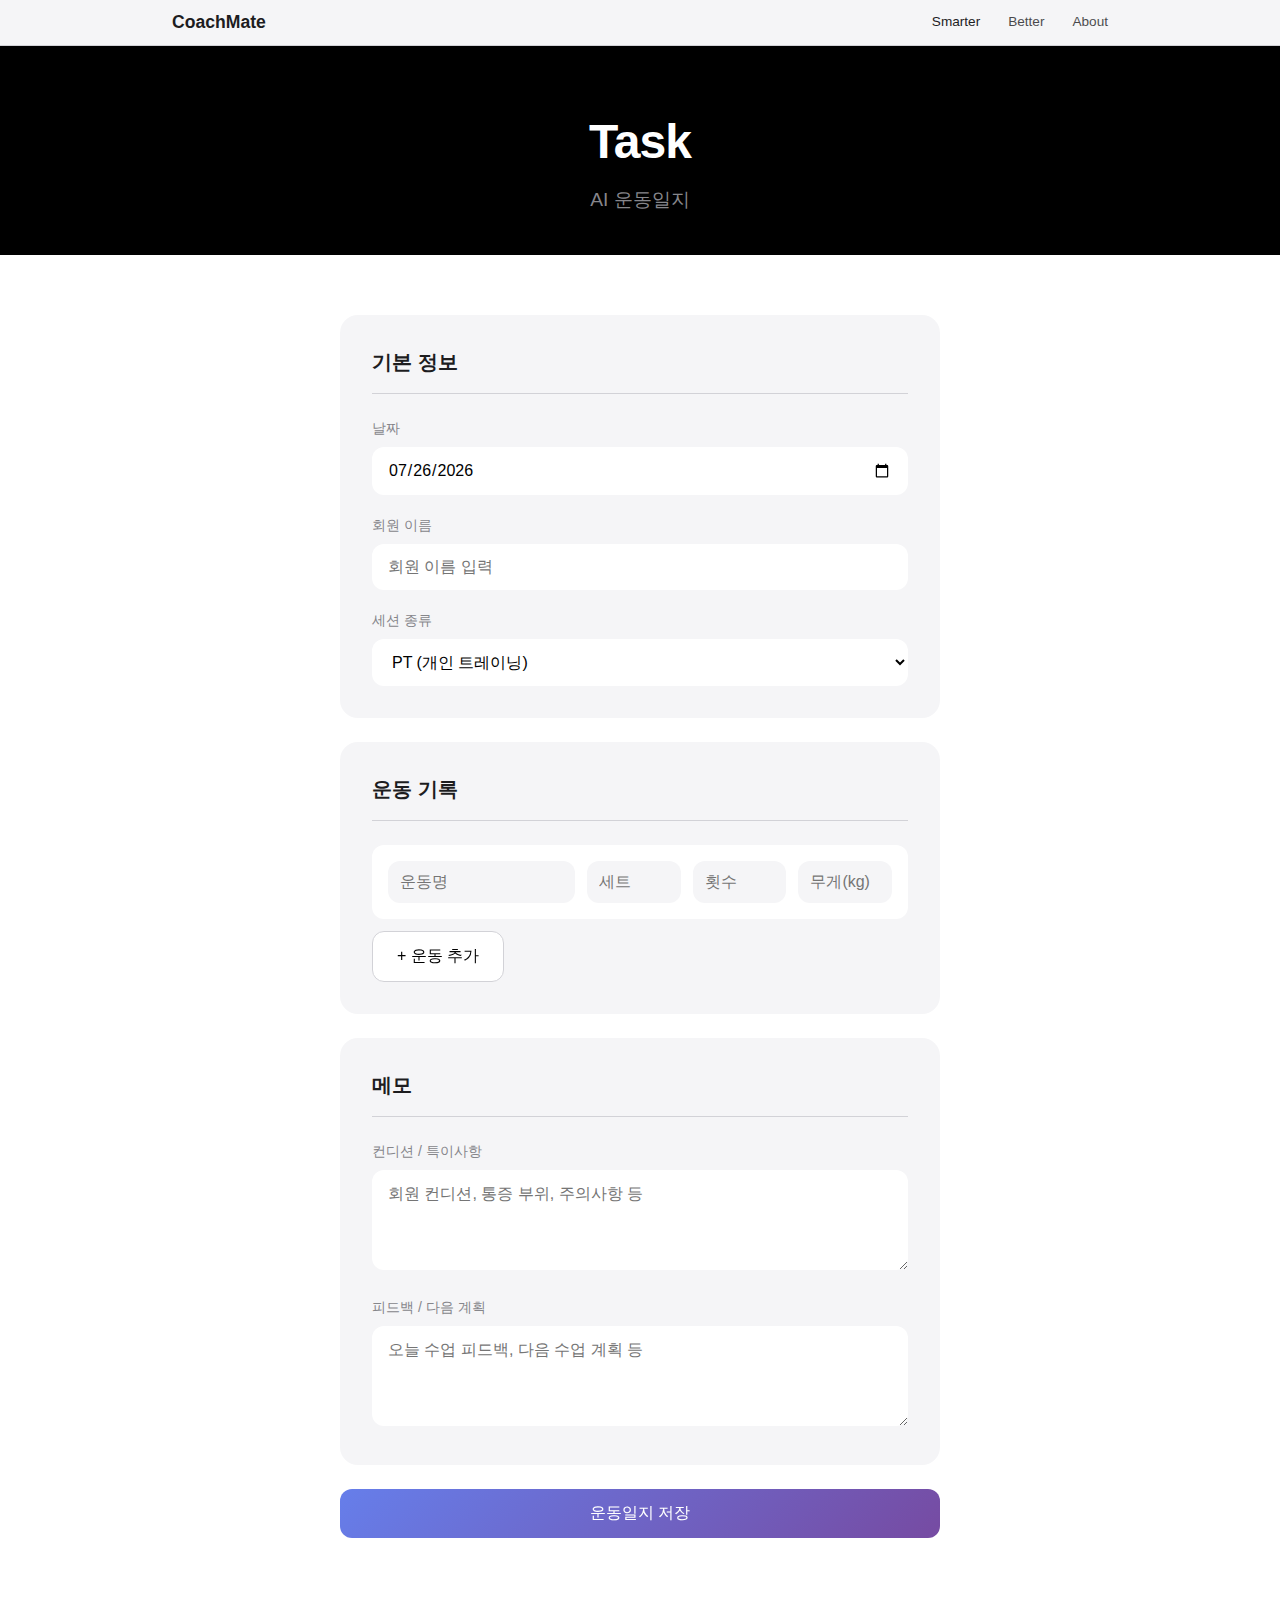
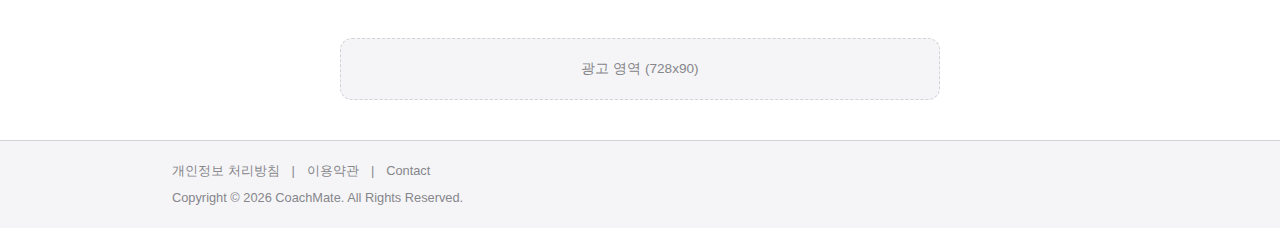
<file: src/coaching-log.html>
<!DOCTYPE html>
<html lang="ko">
<head>
    <meta charset="UTF-8">
    <meta name="viewport" content="width=device-width, initial-scale=1.0">
    <title>운동일지 AI - CoachMate</title>
    <style>
        * {
            margin: 0;
            padding: 0;
            box-sizing: border-box;
        }
        body {
            font-family: -apple-system, BlinkMacSystemFont, 'SF Pro Display', 'SF Pro Text', sans-serif;
            background: #ffffff;
            color: #1d1d1f;
            line-height: 1.5;
        }
        .container {
            max-width: 980px;
            margin: 0 auto;
            padding: 0 22px;
        }

        /* Navigation */
        nav {
            background: #f5f5f7;
            position: sticky;
            top: 0;
            z-index: 100;
            border-bottom: 1px solid #d2d2d7;
        }
        .nav-content {
            display: flex;
            justify-content: space-between;
            align-items: center;
            height: 5vh;
        }
        .nav-logo {
            font-size: 1.1rem;
            font-weight: 600;
            color: #1d1d1f;
            text-decoration: none;
        }
        .nav-links {
            display: flex;
            gap: 28px;
        }
        .nav-links a {
            font-size: 0.85rem;
            color: #1d1d1f;
            text-decoration: none;
            opacity: 0.8;
            transition: opacity 0.2s;
        }
        .nav-links a:hover,
        .nav-links a.active {
            opacity: 1;
        }

        /* Page Header */
        .page-header {
            text-align: center;
            padding: 60px 0 40px;
            background: #000000;
            color: #ffffff;
        }
        .page-header h1 {
            font-size: clamp(2.2rem, 5vw, 3rem);
            font-weight: 600;
            letter-spacing: -0.02em;
            margin-bottom: 8px;
            color: #ffffff;
        }
        .page-header p {
            font-size: clamp(1rem, 1.8vw, 1.2rem);
            color: #86868b;
        }

        /* Form Section */
        .form-section {
            padding: 60px 0;
        }
        .form-container {
            max-width: 600px;
            margin: 0 auto;
        }
        .card {
            background: #f5f5f7;
            border-radius: 18px;
            padding: 32px;
            margin-bottom: 24px;
        }
        .card h2 {
            font-size: 1.25rem;
            font-weight: 600;
            margin-bottom: 24px;
            padding-bottom: 16px;
            border-bottom: 1px solid #d2d2d7;
        }
        .form-group {
            margin-bottom: 20px;
        }
        .form-group:last-child {
            margin-bottom: 0;
        }
        label {
            display: block;
            font-size: 0.875rem;
            font-weight: 500;
            color: #86868b;
            margin-bottom: 8px;
        }
        input, select, textarea {
            width: 100%;
            padding: 14px 16px;
            border: none;
            border-radius: 12px;
            font-size: 1rem;
            font-family: inherit;
            background: #ffffff;
            color: #000000;
            transition: box-shadow 0.2s;
        }
        input:focus, select:focus, textarea:focus {
            outline: none;
            box-shadow: 0 0 0 4px rgba(0, 0, 0, 0.1);
        }
        textarea {
            resize: vertical;
            min-height: 100px;
        }
        select {
            cursor: pointer;
        }

        /* Exercise List */
        .exercise-item {
            background: #ffffff;
            border-radius: 12px;
            padding: 16px;
            margin-bottom: 12px;
        }
        .exercise-row {
            display: grid;
            grid-template-columns: 2fr 1fr 1fr 1fr;
            gap: 12px;
        }
        @media (max-width: 600px) {
            .exercise-row {
                grid-template-columns: 1fr 1fr;
            }
        }
        .exercise-row input {
            padding: 12px;
            background: #f5f5f7;
        }

        /* Buttons */
        .btn {
            padding: 14px 24px;
            border: none;
            border-radius: 12px;
            font-size: 1rem;
            font-weight: 500;
            cursor: pointer;
            transition: transform 0.2s, background 0.2s;
            will-change: transform;
            font-family: inherit;
        }
        .btn-primary {
            background: linear-gradient(135deg, #667eea 0%, #764ba2 100%);
            color: #ffffff;
            width: 100%;
        }
        .btn-primary:hover {
            background: linear-gradient(135deg, #764ba2 0%, #667eea 100%);
            transform: scale(1.01);
        }
        .btn-secondary {
            background: #ffffff;
            color: #000000;
            border: 1px solid #d2d2d7;
        }
        .btn-secondary:hover {
            background: #f5f5f7;
        }

        /* Result */
        #result {
            display: none;
            background: #f5f5f7;
            border-radius: 18px;
            padding: 32px;
            margin-top: 24px;
        }
        #result h3 {
            font-size: 1.25rem;
            font-weight: 600;
            margin-bottom: 16px;
        }
        #result pre {
            background: #ffffff;
            padding: 16px;
            border-radius: 12px;
            font-size: 0.8rem;
            overflow-x: auto;
            color: #86868b;
        }

        /* Ad Banner */
        .ad-banner {
            background: #f5f5f7;
            border: 1px dashed #d2d2d7;
            border-radius: 12px;
            padding: 20px;
            text-align: center;
            margin: 40px auto;
            max-width: 600px;
        }
        .ad-banner p {
            font-size: 0.85rem;
            color: #86868b;
        }

        /* Footer */
        footer {
            padding: 20px 0;
            background: #f5f5f7;
            border-top: 1px solid #d2d2d7;
            margin-top: 40px;
        }
        .footer-content {
            font-size: 0.8rem;
            color: #86868b;
        }
        .footer-links {
            display: flex;
            gap: 12px;
            flex-wrap: wrap;
            margin-bottom: 8px;
        }
        .footer-links a {
            color: #86868b;
            text-decoration: none;
            transition: color 0.2s;
        }
        .footer-links a:hover {
            color: #1d1d1f;
        }
    </style>
</head>
<body>
    <nav>
        <div class="container nav-content">
            <a href="index.html" class="nav-logo">CoachMate</a>
            <div class="nav-links">
                <a href="smarter.html" class="active">Smarter</a>
                <a href="better.html">Better</a>
                <a href="about.html">About</a>
            </div>
        </div>
    </nav>

    <section class="page-header">
        <div class="container">
            <h1>Task</h1>
            <p>AI 운동일지</p>
        </div>
    </section>

    <section class="form-section">
        <div class="container">
            <div class="form-container">
                <!-- 기본 정보 -->
                <div class="card">
                    <h2>기본 정보</h2>
                    <div class="form-group">
                        <label>날짜</label>
                        <input type="date" id="date">
                    </div>
                    <div class="form-group">
                        <label>회원 이름</label>
                        <input type="text" id="memberName" placeholder="회원 이름 입력">
                    </div>
                    <div class="form-group">
                        <label>세션 종류</label>
                        <select id="sessionType">
                            <option value="pt">PT (개인 트레이닝)</option>
                            <option value="group">그룹 수업</option>
                            <option value="self">자가 운동</option>
                        </select>
                    </div>
                </div>

                <!-- 운동 기록 -->
                <div class="card">
                    <h2>운동 기록</h2>
                    <div class="exercise-list" id="exerciseList">
                        <div class="exercise-item">
                            <div class="exercise-row">
                                <input type="text" placeholder="운동명" class="ex-name">
                                <input type="number" placeholder="세트" class="ex-sets">
                                <input type="number" placeholder="횟수" class="ex-reps">
                                <input type="text" placeholder="무게(kg)" class="ex-weight">
                            </div>
                        </div>
                    </div>
                    <button class="btn btn-secondary" onclick="addExercise()">+ 운동 추가</button>
                </div>

                <!-- 메모 -->
                <div class="card">
                    <h2>메모</h2>
                    <div class="form-group">
                        <label>컨디션 / 특이사항</label>
                        <textarea id="condition" placeholder="회원 컨디션, 통증 부위, 주의사항 등"></textarea>
                    </div>
                    <div class="form-group">
                        <label>피드백 / 다음 계획</label>
                        <textarea id="feedback" placeholder="오늘 수업 피드백, 다음 수업 계획 등"></textarea>
                    </div>
                </div>

                <!-- 저장 버튼 -->
                <button class="btn btn-primary" onclick="saveLog()">운동일지 저장</button>

                <!-- 결과 표시 -->
                <div id="result">
                    <h3>저장 완료</h3>
                    <pre id="resultData"></pre>
                </div>
            </div>
        </div>
    </section>

    <!-- Ad Banner -->
    <div class="container">
        <div class="ad-banner">
            <p>광고 영역 (728x90)</p>
        </div>
    </div>

    <footer>
        <div class="container">
            <div class="footer-content">
                <div class="footer-links">
                    <a href="#">개인정보 처리방침</a>
                    <span>|</span>
                    <a href="#">이용약관</a>
                    <span>|</span>
                    <a href="#">Contact</a>
                </div>
                <p>Copyright © 2026 CoachMate. All Rights Reserved.</p>
            </div>
        </div>
    </footer>

    <script>
        // 오늘 날짜 기본값 설정
        document.getElementById('date').valueAsDate = new Date();

        // 운동 항목 추가
        function addExercise() {
            const list = document.getElementById('exerciseList');
            const item = document.createElement('div');
            item.className = 'exercise-item';
            item.innerHTML = `
                <div class="exercise-row">
                    <input type="text" placeholder="운동명" class="ex-name">
                    <input type="number" placeholder="세트" class="ex-sets">
                    <input type="number" placeholder="횟수" class="ex-reps">
                    <input type="text" placeholder="무게(kg)" class="ex-weight">
                </div>
            `;
            list.appendChild(item);
        }

        // 운동일지 저장
        function saveLog() {
            const exercises = [];
            document.querySelectorAll('.exercise-item').forEach(item => {
                const name = item.querySelector('.ex-name').value;
                if (name) {
                    exercises.push({
                        name: name,
                        sets: item.querySelector('.ex-sets').value || '-',
                        reps: item.querySelector('.ex-reps').value || '-',
                        weight: item.querySelector('.ex-weight').value || '-'
                    });
                }
            });

            const log = {
                date: document.getElementById('date').value,
                memberName: document.getElementById('memberName').value,
                sessionType: document.getElementById('sessionType').value,
                exercises: exercises,
                condition: document.getElementById('condition').value,
                feedback: document.getElementById('feedback').value,
                createdAt: new Date().toISOString()
            };

            // 결과 표시
            document.getElementById('result').style.display = 'block';
            document.getElementById('resultData').textContent = JSON.stringify(log, null, 2);

            // 콘솔에도 출력
            console.log('운동일지 저장:', log);
        }
    </script>
</body>
</html>
</file>
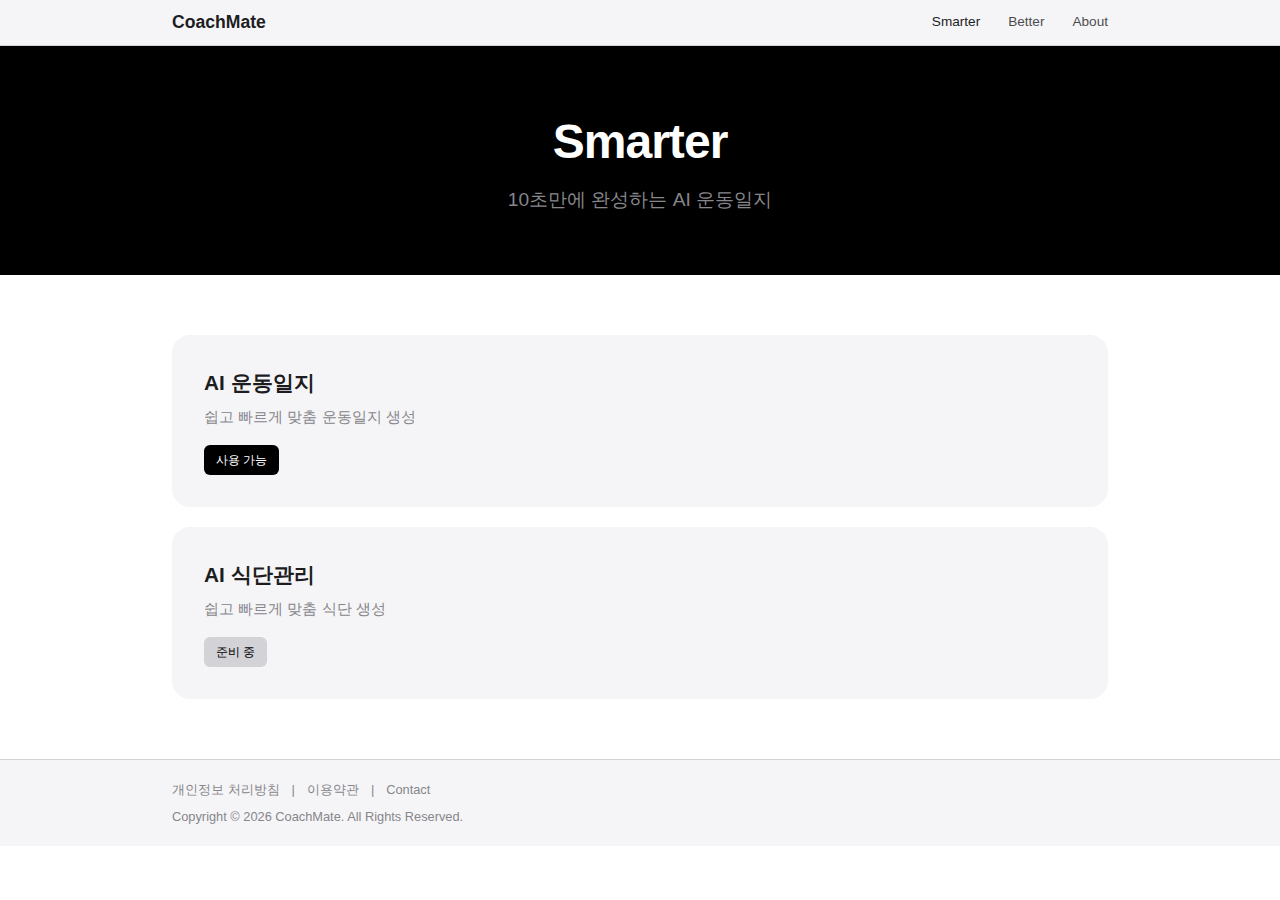
<file: src/smarter.html>
<!DOCTYPE html>
<html lang="ko">
<head>
    <meta charset="UTF-8">
    <meta name="viewport" content="width=device-width, initial-scale=1.0">
    <title>Smarter - CoachMate</title>
    <style>
        * {
            margin: 0;
            padding: 0;
            box-sizing: border-box;
        }
        body {
            font-family: -apple-system, BlinkMacSystemFont, 'SF Pro Display', 'SF Pro Text', sans-serif;
            background: #ffffff;
            color: #1d1d1f;
            line-height: 1.5;
        }
        .container {
            max-width: 980px;
            margin: 0 auto;
            padding: 0 22px;
        }

        /* Navigation */
        nav {
            background: #f5f5f7;
            position: sticky;
            top: 0;
            z-index: 100;
            border-bottom: 1px solid #d2d2d7;
        }
        .nav-content {
            display: flex;
            justify-content: space-between;
            align-items: center;
            height: 5vh;
        }
        .nav-logo {
            font-size: 1.1rem;
            font-weight: 600;
            color: #1d1d1f;
            text-decoration: none;
        }
        .nav-links {
            display: flex;
            gap: 28px;
        }
        .nav-links a {
            font-size: 0.85rem;
            color: #1d1d1f;
            text-decoration: none;
            opacity: 0.8;
            transition: opacity 0.2s;
        }
        .nav-links a:hover,
        .nav-links a.active {
            opacity: 1;
        }

        /* Page Header */
        .page-header {
            text-align: center;
            padding: 60px 0;
            background: #000000;
            color: #ffffff;
            display: flex;
            align-items: center;
            min-height: 200px;
        }
        .page-header .container {
            width: 100%;
        }
        .page-header h1 {
            font-size: clamp(2.2rem, 5vw, 3rem);
            font-weight: 600;
            letter-spacing: -0.02em;
            margin-bottom: 8px;
            color: #ffffff;
        }
        .page-header p {
            font-size: clamp(1rem, 1.8vw, 1.2rem);
            color: #86868b;
        }

        /* Tools Section */
        .tools-section {
            padding: 60px 0;
        }
        .tools-grid {
            display: grid;
            grid-template-columns: 1fr;
            gap: 20px;
        }
        .tool-card {
            background: #f5f5f7;
            border-radius: 18px;
            padding: 32px;
            text-decoration: none;
            color: inherit;
            transition: transform 0.3s ease, box-shadow 0.3s ease;
            display: block;
        }
        .tool-card:hover {
            transform: scale(1.02);
            box-shadow: 0 12px 40px rgba(0, 0, 0, 0.08);
        }
        .tool-card h2 {
            font-size: clamp(1.1rem, 2vw, 1.3rem);
            font-weight: 600;
            margin-bottom: 8px;
        }
        .tool-card p {
            font-size: clamp(0.85rem, 1.5vw, 0.95rem);
            color: #86868b;
            margin-bottom: 16px;
        }
        .tool-tag {
            display: inline-block;
            background: #000000;
            color: #ffffff;
            padding: 6px 12px;
            border-radius: 6px;
            font-size: 0.75rem;
            font-weight: 500;
        }
        .tool-tag.coming-soon {
            background: #d2d2d7;
            color: #000000;
        }

        /* Footer */
        footer {
            padding: 20px 0;
            background: #f5f5f7;
            border-top: 1px solid #d2d2d7;
        }
        .footer-content {
            font-size: 0.8rem;
            color: #86868b;
        }
        .footer-links {
            display: flex;
            gap: 12px;
            flex-wrap: wrap;
            margin-bottom: 8px;
        }
        .footer-links a {
            color: #86868b;
            text-decoration: none;
            transition: color 0.2s;
        }
        .footer-links a:hover {
            color: #1d1d1f;
        }
    </style>
</head>
<body>
    <nav>
        <div class="container nav-content">
            <a href="index.html" class="nav-logo">CoachMate</a>
            <div class="nav-links">
                <a href="smarter.html" class="active">Smarter</a>
                <a href="better.html">Better</a>
                <a href="about.html">About</a>
            </div>
        </div>
    </nav>

    <section class="page-header">
        <div class="container">
            <h1>Smarter</h1>
            <p>10초만에 완성하는 AI 운동일지</p>
        </div>
    </section>

    <section class="tools-section">
        <div class="container">
            <div class="tools-grid">
                <a href="coaching-log.html" class="tool-card">
                    <h2>AI 운동일지</h2>
                    <p>쉽고 빠르게 맞춤 운동일지 생성</p>
                    <span class="tool-tag">사용 가능</span>
                </a>
                <div class="tool-card" style="cursor: default;">
                    <h2>AI 식단관리</h2>
                    <p>쉽고 빠르게 맞춤 식단 생성</p>
                    <span class="tool-tag coming-soon">준비 중</span>
                </div>
            </div>
        </div>
    </section>

    <footer>
        <div class="container">
            <div class="footer-content">
                <div class="footer-links">
                    <a href="#">개인정보 처리방침</a>
                    <span>|</span>
                    <a href="#">이용약관</a>
                    <span>|</span>
                    <a href="#">Contact</a>
                </div>
                <p>Copyright © 2026 CoachMate. All Rights Reserved.</p>
            </div>
        </div>
    </footer>
</body>
</html>
</file>
<file: frontend/css/style.css>
/* ============================================
   CoachMate — Global Stylesheet
   ============================================ */

/* Reset */
* {
    margin: 0;
    padding: 0;
    box-sizing: border-box;
}
html {
    scroll-behavior: smooth;
}
body {
    font-family: -apple-system, BlinkMacSystemFont, 'SF Pro Display', 'SF Pro Text', sans-serif;
    background: #ffffff;
    color: #1d1d1f;
    line-height: 1.5;
    -webkit-font-smoothing: antialiased;
}

/* Container */
.container {
    max-width: 980px;
    margin: 0 auto;
    padding: 0 22px;
}

/* ============================================
   Navigation
   ============================================ */
nav {
    background: #f5f5f7;
    position: sticky;
    top: 0;
    z-index: 100;
    border-bottom: 1px solid #d2d2d7;
}
nav.nav-fixed {
    position: fixed;
    top: 0;
    left: 0;
    right: 0;
}
.nav-content {
    max-width: 980px;
    margin: 0 auto;
    padding: 0 22px;
    display: flex;
    justify-content: space-between;
    align-items: center;
    height: 44px;
}
.nav-logo {
    font-size: 1.1rem;
    font-weight: 600;
    color: #1d1d1f;
    text-decoration: none;
}
.nav-links {
    display: flex;
    gap: clamp(16px, 4vw, 28px);
}
.nav-links a {
    font-size: 0.85rem;
    color: #1d1d1f;
    text-decoration: none;
    opacity: 0.8;
    transition: opacity 0.2s;
}
.nav-links a:hover,
.nav-links a.active {
    opacity: 1;
}

/* ============================================
   Footer
   ============================================ */
footer {
    padding: 20px 0;
    background: #f5f5f7;
    border-top: 1px solid #d2d2d7;
}
.footer-content {
    max-width: 980px;
    margin: 0 auto;
    padding: 0 22px;
    font-size: 0.8rem;
    color: #86868b;
}
.footer-links {
    display: flex;
    gap: 12px;
    flex-wrap: wrap;
    margin-bottom: 8px;
}
.footer-links a {
    color: #86868b;
    text-decoration: none;
    transition: color 0.2s;
}
.footer-links a:hover {
    color: #1d1d1f;
}

/* ============================================
   Index — Hero
   ============================================ */
.main-container {
    min-height: 100vh;
    min-height: 100dvh;
    display: flex;
    flex-direction: column;
    justify-content: center;
    padding: clamp(48px, 8vw, 64px) 22px clamp(24px, 4vw, 40px);
    max-width: 980px;
    margin: 0 auto;
}
.hero {
    text-align: center;
    margin-bottom: 20px;
    min-height: clamp(250px, 50vh, 400px);
    display: flex;
    flex-direction: column;
    justify-content: center;
    align-items: center;
}
.hero h1 {
    font-size: clamp(2.5rem, 6vw, 4.5rem);
    font-weight: 600;
    letter-spacing: -0.03em;
    line-height: 1.05;
    color: #1d1d1f;
    margin-bottom: 16px;
}
.hero h2 {
    font-size: clamp(1.1rem, 2vw, 1.5rem);
    font-weight: 400;
    color: #86868b;
    margin-bottom: 24px;
}
.hero-btn {
    display: inline-block;
    background: #000000;
    color: #ffffff;
    padding: clamp(12px, 2vw, 16px) clamp(24px, 4vw, 32px);
    border-radius: 980px;
    font-size: clamp(1rem, 2vw, 1.2rem);
    font-weight: 500;
    text-decoration: none;
    transition: transform 0.3s ease, background-color 0.3s ease;
    will-change: transform;
    max-width: 320px;
    width: 100%;
    text-align: center;
    margin-bottom: 24px;
}
.hero-btn:hover {
    background: #1d1d1f;
    transform: scale(1.02);
}
.hero-slogan {
    font-size: clamp(0.9rem, 1.5vw, 1.1rem);
    color: #86868b;
    letter-spacing: 0.02em;
}

/* ============================================
   Index — Sections
   ============================================ */
.section {
    min-height: clamp(300px, 47.5vh, 500px);
    display: flex;
    flex-direction: column;
    justify-content: center;
    align-items: center;
    text-align: center;
    padding: clamp(40px, 8vw, 80px) 22px;
    text-decoration: none;
    scroll-margin-top: 44px;
}
.section-black {
    background: #000000;
}
.section-black h2 {
    color: #ffffff;
}
.section-black h3 {
    color: #86868b;
}
.section-black .section-btn {
    background: #ffffff;
    color: #000000;
}
.section-black .section-btn:hover {
    background: rgba(255, 255, 255, 0.9);
}
.section-gray {
    background: #ffffff;
}
.section-gray h2 {
    color: #1d1d1f;
}
.section-gray h3 {
    color: #86868b;
}
.section-gray .section-btn {
    background: #000000;
    color: #ffffff;
}
.section-gray .section-btn:hover {
    background: #1d1d1f;
}
.section h2 {
    font-size: clamp(2.2rem, 5vw, 3.5rem);
    font-weight: 600;
    letter-spacing: -0.02em;
    margin-bottom: 8px;
}
.section h3 {
    font-size: clamp(1rem, 1.8vw, 1.4rem);
    font-weight: 400;
    margin-bottom: 24px;
}
.section-btn {
    display: inline-block;
    padding: clamp(10px, 2vw, 14px) clamp(20px, 3vw, 28px);
    border-radius: 980px;
    font-size: 0.9rem;
    font-weight: 500;
    transition: transform 0.3s ease, background-color 0.3s ease;
    will-change: transform;
    min-width: 140px;
    text-align: center;
}
.section-btn:hover {
    transform: scale(1.02);
}

/* ============================================
   Page Header (Smarter, Better, Coaching Log)
   ============================================ */
.page-header {
    text-align: center;
    padding: clamp(40px, 6vw, 60px) 0;
    background: #000000;
    color: #ffffff;
    display: flex;
    align-items: center;
    min-height: clamp(150px, 25vh, 200px);
}
.page-header .container {
    width: 100%;
}
.page-header h1 {
    font-size: clamp(2.2rem, 5vw, 3.5rem);
    font-weight: 600;
    letter-spacing: -0.02em;
    margin-bottom: 8px;
    color: #ffffff;
}
.page-header p {
    font-size: clamp(1rem, 1.8vw, 1.4rem);
    color: #86868b;
}

/* ============================================
   Tool Cards (Smarter, Better)
   ============================================ */
.tools-section {
    padding: clamp(40px, 6vw, 60px) 0;
}
.tools-grid {
    display: grid;
    grid-template-columns: 1fr;
    gap: 20px;
}
.tool-card {
    background: #f5f5f7;
    border-radius: clamp(12px, 2vw, 18px);
    padding: clamp(20px, 4vw, 32px);
    text-decoration: none;
    color: inherit;
    transition: transform 0.3s ease, box-shadow 0.3s ease;
    display: block;
}
.tool-card:hover {
    transform: scale(1.02);
    box-shadow: 0 12px 40px rgba(0, 0, 0, 0.08);
}
.tool-card h2 {
    font-size: clamp(1.1rem, 2vw, 1.3rem);
    font-weight: 600;
    margin-bottom: 8px;
}
.tool-card p {
    font-size: clamp(0.85rem, 1.5vw, 0.95rem);
    color: #86868b;
    margin-bottom: 16px;
}
.tool-tag {
    display: inline-block;
    background: #000000;
    color: #ffffff;
    padding: 6px 12px;
    border-radius: 6px;
    font-size: 0.75rem;
    font-weight: 500;
}
.tool-tag.coming-soon {
    background: #d2d2d7;
    color: #000000;
}

/* ============================================
   About — Hero
   ============================================ */
.about-hero {
    display: flex;
    flex-direction: column;
    justify-content: center;
    align-items: center;
    text-align: center;
    min-height: 80vh;
    min-height: 80dvh;
    background: #000000;
    color: #ffffff;
}
.about-hero h1 {
    font-size: clamp(2.2rem, 5vw, 3.5rem);
    font-weight: 600;
    letter-spacing: -0.02em;
    margin-bottom: 12px;
}
.about-hero p {
    font-size: clamp(1rem, 1.8vw, 1.4rem);
    color: #86868b;
    margin-bottom: 32px;
}
.about-hero .slogan {
    font-size: clamp(0.9rem, 1.5vw, 1.1rem);
    color: #86868b;
    letter-spacing: 0.02em;
}

/* ============================================
   Coaching Log — Form
   ============================================ */
.form-section {
    padding: clamp(40px, 6vw, 60px) 0;
}
.form-container {
    max-width: 600px;
    margin: 0 auto;
}
.card {
    background: #f5f5f7;
    border-radius: clamp(12px, 2vw, 18px);
    padding: clamp(20px, 4vw, 32px);
    margin-bottom: clamp(16px, 3vw, 24px);
}
.card h2 {
    font-size: 1.25rem;
    font-weight: 600;
    margin-bottom: clamp(16px, 3vw, 24px);
    padding-bottom: 16px;
    border-bottom: 1px solid #d2d2d7;
}
.form-group {
    margin-bottom: 20px;
}
.form-group:last-child {
    margin-bottom: 0;
}
label {
    display: block;
    font-size: 0.875rem;
    font-weight: 500;
    color: #86868b;
    margin-bottom: 8px;
}
input, select, textarea {
    width: 100%;
    padding: clamp(10px, 2vw, 14px) 16px;
    border: none;
    border-radius: 12px;
    font-size: 1rem;
    font-family: inherit;
    background: #ffffff;
    color: #000000;
    transition: box-shadow 0.2s;
}
input:focus, select:focus, textarea:focus {
    outline: none;
    box-shadow: 0 0 0 4px rgba(0, 0, 0, 0.1);
}
textarea {
    resize: vertical;
    min-height: 100px;
}
select {
    cursor: pointer;
}

/* Exercise List */
.exercise-item {
    background: #ffffff;
    border-radius: 12px;
    padding: clamp(12px, 2vw, 16px);
    margin-bottom: 12px;
}
.exercise-row {
    display: grid;
    grid-template-columns: 2fr 1fr 1fr 1fr;
    gap: clamp(8px, 1.5vw, 12px);
}
.exercise-row input {
    padding: 12px;
    background: #f5f5f7;
}

/* Buttons */
.btn {
    padding: clamp(10px, 2vw, 14px) clamp(16px, 3vw, 24px);
    border: none;
    border-radius: 12px;
    font-size: 1rem;
    font-weight: 500;
    cursor: pointer;
    transition: transform 0.2s, background 0.2s;
    will-change: transform;
    font-family: inherit;
}
.btn-primary {
    background: linear-gradient(135deg, #667eea 0%, #764ba2 100%);
    color: #ffffff;
    width: 100%;
}
.btn-primary:hover {
    background: linear-gradient(135deg, #764ba2 0%, #667eea 100%);
    transform: scale(1.01);
}
.btn-secondary {
    background: #ffffff;
    color: #000000;
    border: 1px solid #d2d2d7;
}
.btn-secondary:hover {
    background: #f5f5f7;
}

/* Result */
#result {
    display: none;
    background: #f5f5f7;
    border-radius: clamp(12px, 2vw, 18px);
    padding: clamp(20px, 4vw, 32px);
    margin-top: 24px;
}
#result h3 {
    font-size: 1.25rem;
    font-weight: 600;
    margin-bottom: 16px;
}
#result pre {
    background: #ffffff;
    padding: 16px;
    border-radius: 12px;
    font-size: 0.8rem;
    overflow-x: auto;
    color: #86868b;
}

/* Ad Banner */
.ad-banner {
    background: #f5f5f7;
    border: 1px dashed #d2d2d7;
    border-radius: 12px;
    padding: 20px;
    text-align: center;
    margin: 40px auto;
    max-width: 600px;
}
.ad-banner p {
    font-size: 0.85rem;
    color: #86868b;
}

/* ============================================
   Responsive
   ============================================ */
@media (max-width: 600px) {
    .exercise-row {
        grid-template-columns: 1fr 1fr;
    }
}
</file>
